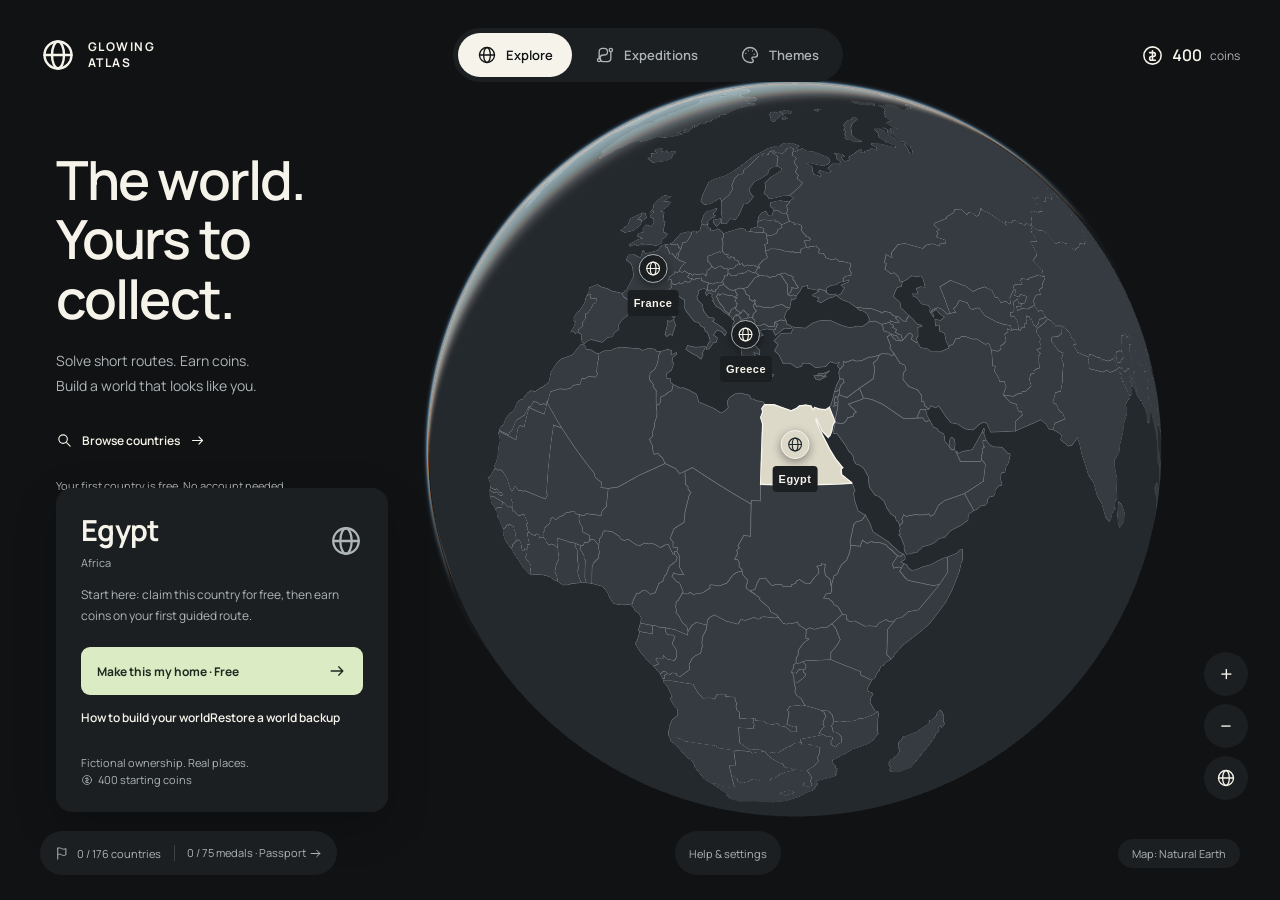
<file: index.html>
<!doctype html>
<html lang="en" dir="ltr">
  <head>
    <meta charset="utf-8" />
    <meta name="viewport" content="width=device-width, initial-scale=1, viewport-fit=cover" />
    <meta name="color-scheme" content="dark light" />
    <meta name="theme-color" content="#101214" />
    <meta name="description" content="Start with a country. Earn coins on short expeditions. Build your own world on a beautiful, customizable globe. Play Glowing Atlas free." />
    <link rel="canonical" href="https://glowingatlas.com/" />
    <meta property="og:type" content="website" />
    <meta property="og:site_name" content="Glowing Atlas" />
    <meta property="og:url" content="https://glowingatlas.com/" />
    <meta property="og:title" content="Glowing Atlas — The world, yours to collect" />
    <meta property="og:description" content="Pick your home country, plan a route, and light up your own world. Play free on a real globe." />
    <meta property="og:image" content="https://glowingatlas.com/icons/icon-512.png" />
    <meta property="og:image:alt" content="Glowing Atlas globe icon" />
    <meta name="twitter:card" content="summary" />
    <title>Glowing Atlas — The world, yours to collect</title>
    <script type="module" crossorigin src="/assets/world-CcH8cpoM.js"></script>
    <link rel="modulepreload" crossorigin href="/assets/modulepreload-polyfill-P2Xu9kJm.js">
    <link rel="stylesheet" crossorigin href="/assets/world-BzG985qJ.css">
    <link rel="manifest" href="/manifest.webmanifest">
    <link rel="icon" type="image/png" sizes="192x192" href="/icons/icon-192.png">
    <link rel="apple-touch-icon" sizes="180x180" href="/icons/apple-touch-icon.png">
    <meta name="apple-mobile-web-app-title" content="Glowing Atlas">
  </head>
  <body>
    <div id="app"></div>
    <noscript>Glowing Atlas is a free country-collection game. Enable JavaScript to explore the globe and play.</noscript>
  </body>
</html>
</file>
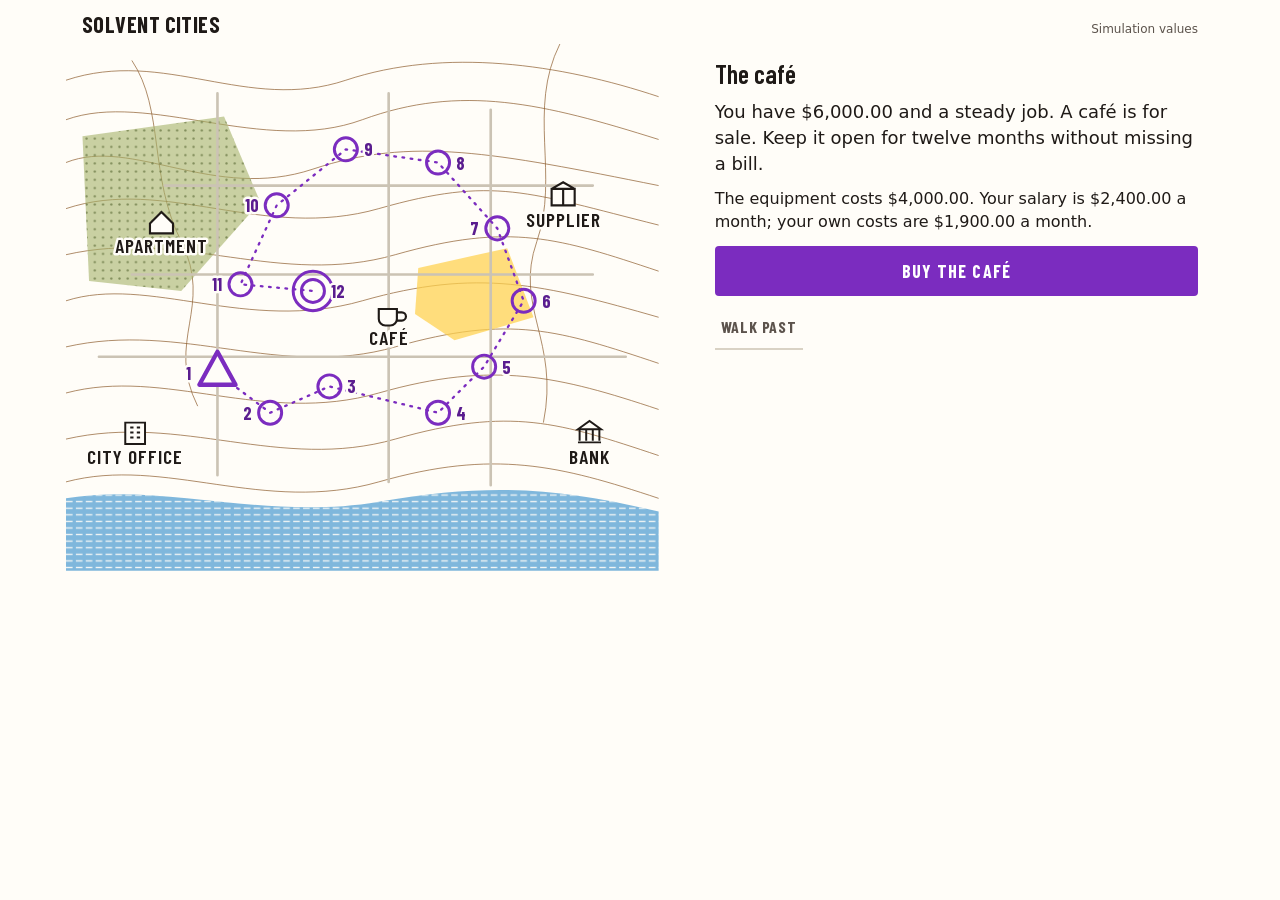
<file: cafe.html>
<!doctype html>
<html lang="en" dir="ltr">
  <head>
    <meta charset="utf-8" />
    <meta name="viewport" content="width=device-width, initial-scale=1, viewport-fit=cover" />
    <meta name="color-scheme" content="light" />
    <meta name="theme-color" content="#fffdf8" />
    <title>Solvent Cities</title>
    <script type="module" crossorigin src="/assets/cafe-D_bsQGwz.js"></script>
    <link rel="modulepreload" crossorigin href="/assets/modulepreload-polyfill-P2Xu9kJm.js">
    <link rel="stylesheet" crossorigin href="/assets/cafe-B_I6eTx5.css">
  </head>
  <body>
    <div id="app" class="app"></div>
  </body>
</html>
</file>
<file: assets/world-BzG985qJ.css>
.maplibregl-map{-webkit-tap-highlight-color:#0000;-webkit-touch-callout:none;font:12px/20px Helvetica Neue,Arial,Helvetica,sans-serif;position:relative;overflow:hidden}.maplibregl-canvas{position:absolute;top:0;left:0}.maplibregl-map:fullscreen{width:100%;height:100%}.maplibregl-ctrl-group button.maplibregl-ctrl-compass{touch-action:none}.maplibregl-canvas-container.maplibregl-interactive,.maplibregl-ctrl-group button.maplibregl-ctrl-compass{cursor:grab;-webkit-user-select:none;user-select:none}.maplibregl-canvas-container.maplibregl-interactive.maplibregl-track-pointer{cursor:pointer}.maplibregl-canvas-container.maplibregl-interactive:active,.maplibregl-ctrl-group button.maplibregl-ctrl-compass:active{cursor:grabbing}.maplibregl-canvas-container.maplibregl-touch-zoom-rotate,.maplibregl-canvas-container.maplibregl-touch-zoom-rotate .maplibregl-canvas{touch-action:pan-x pan-y}.maplibregl-canvas-container.maplibregl-touch-drag-pan,.maplibregl-canvas-container.maplibregl-touch-drag-pan .maplibregl-canvas{touch-action:pinch-zoom}.maplibregl-canvas-container.maplibregl-touch-zoom-rotate.maplibregl-touch-drag-pan,.maplibregl-canvas-container.maplibregl-touch-zoom-rotate.maplibregl-touch-drag-pan .maplibregl-canvas{touch-action:none}.maplibregl-canvas-container.maplibregl-touch-drag-pan.maplibregl-cooperative-gestures,.maplibregl-canvas-container.maplibregl-touch-drag-pan.maplibregl-cooperative-gestures .maplibregl-canvas{touch-action:pan-x pan-y}.maplibregl-ctrl-bottom-left,.maplibregl-ctrl-bottom-right,.maplibregl-ctrl-top-left,.maplibregl-ctrl-top-right{pointer-events:none;z-index:2;position:absolute}.maplibregl-ctrl-top-left{top:0;left:0}.maplibregl-ctrl-top-right{top:0;right:0}.maplibregl-ctrl-bottom-left{bottom:0;left:0}.maplibregl-ctrl-bottom-right{bottom:0;right:0}.maplibregl-ctrl{clear:both;pointer-events:auto;transform:translate(0)}.maplibregl-ctrl-top-left .maplibregl-ctrl{float:left;margin:10px 0 0 10px}.maplibregl-ctrl-top-right .maplibregl-ctrl{float:right;margin:10px 10px 0 0}.maplibregl-ctrl-bottom-left .maplibregl-ctrl{float:left;margin:0 0 10px 10px}.maplibregl-ctrl-bottom-right .maplibregl-ctrl{float:right;margin:0 10px 10px 0}.maplibregl-ctrl-group{background:#fff;border-radius:4px}.maplibregl-ctrl-group:not(:empty){box-shadow:0 0 0 2px #0000001a}.maplibregl-ctrl-group button{box-sizing:border-box;cursor:pointer;background-color:#0000;border:0;outline:none;width:29px;height:29px;padding:0;display:block}.maplibregl-ctrl button{-webkit-user-select:none;user-select:none}.maplibregl-ctrl-group button+button{border-top:1px solid #ddd}.maplibregl-ctrl button .maplibregl-ctrl-icon{background-position:50%;background-repeat:no-repeat;width:100%;height:100%;display:block}@media (forced-colors:active){.maplibregl-ctrl-group:not(:empty){box-shadow:0 0 0 2px buttontext}.maplibregl-ctrl-icon{background-color:#0000}.maplibregl-ctrl-group button+button{border-top:1px solid buttontext}}.maplibregl-ctrl button::-moz-focus-inner{border:0;padding:0}.maplibregl-ctrl-attrib-button:focus,.maplibregl-ctrl-group button:focus{box-shadow:0 0 2px 2px #0096ff}.maplibregl-ctrl button:disabled{cursor:not-allowed}.maplibregl-ctrl button:disabled .maplibregl-ctrl-icon{opacity:.25}@media (hover:hover){.maplibregl-ctrl button:not(:disabled):hover{background-color:#0000000d}}.maplibregl-ctrl button:not(:disabled):active{background-color:#0000000d}.maplibregl-ctrl-group button:focus:focus-visible{box-shadow:0 0 2px 2px #0096ff}.maplibregl-ctrl-group button:focus:not(:focus-visible){box-shadow:none}.maplibregl-ctrl-group button:focus:first-child{border-radius:4px 4px 0 0}.maplibregl-ctrl-group button:focus:last-child{border-radius:0 0 4px 4px}.maplibregl-ctrl-group button:focus:only-child{border-radius:inherit}.maplibregl-ctrl button.maplibregl-ctrl-zoom-out .maplibregl-ctrl-icon{background-image:url("data:image/svg+xml;charset=utf-8,%3Csvg xmlns='http://www.w3.org/2000/svg' width='29' height='29' viewBox='0 0 29 29' fill='%23333'%3E %3Cpath d='M10 13c-.75 0-1.5.75-1.5 1.5S9.25 16 10 16h9c.75 0 1.5-.75 1.5-1.5S19.75 13 19 13z'/%3E %3C/svg%3E")}.maplibregl-ctrl button.maplibregl-ctrl-zoom-in .maplibregl-ctrl-icon{background-image:url("data:image/svg+xml;charset=utf-8,%3Csvg xmlns='http://www.w3.org/2000/svg' width='29' height='29' viewBox='0 0 29 29' fill='%23333'%3E %3Cpath d='M14.5 8.5c-.75 0-1.5.75-1.5 1.5v3h-3c-.75 0-1.5.75-1.5 1.5S9.25 16 10 16h3v3c0 .75.75 1.5 1.5 1.5S16 19.75 16 19v-3h3c.75 0 1.5-.75 1.5-1.5S19.75 13 19 13h-3v-3c0-.75-.75-1.5-1.5-1.5'/%3E %3C/svg%3E")}@media (forced-colors:active){.maplibregl-ctrl button.maplibregl-ctrl-zoom-out .maplibregl-ctrl-icon{background-image:url("data:image/svg+xml;charset=utf-8,%3Csvg xmlns='http://www.w3.org/2000/svg' width='29' height='29' viewBox='0 0 29 29' fill='%23fff'%3E %3Cpath d='M10 13c-.75 0-1.5.75-1.5 1.5S9.25 16 10 16h9c.75 0 1.5-.75 1.5-1.5S19.75 13 19 13z'/%3E %3C/svg%3E")}.maplibregl-ctrl button.maplibregl-ctrl-zoom-in .maplibregl-ctrl-icon{background-image:url("data:image/svg+xml;charset=utf-8,%3Csvg xmlns='http://www.w3.org/2000/svg' width='29' height='29' viewBox='0 0 29 29' fill='%23fff'%3E %3Cpath d='M14.5 8.5c-.75 0-1.5.75-1.5 1.5v3h-3c-.75 0-1.5.75-1.5 1.5S9.25 16 10 16h3v3c0 .75.75 1.5 1.5 1.5S16 19.75 16 19v-3h3c.75 0 1.5-.75 1.5-1.5S19.75 13 19 13h-3v-3c0-.75-.75-1.5-1.5-1.5'/%3E %3C/svg%3E")}}@media (forced-colors:active) and (prefers-color-scheme:light){.maplibregl-ctrl button.maplibregl-ctrl-zoom-out .maplibregl-ctrl-icon{background-image:url("data:image/svg+xml;charset=utf-8,%3Csvg xmlns='http://www.w3.org/2000/svg' width='29' height='29' viewBox='0 0 29 29' fill='%23000'%3E %3Cpath d='M10 13c-.75 0-1.5.75-1.5 1.5S9.25 16 10 16h9c.75 0 1.5-.75 1.5-1.5S19.75 13 19 13z'/%3E %3C/svg%3E")}.maplibregl-ctrl button.maplibregl-ctrl-zoom-in .maplibregl-ctrl-icon{background-image:url("data:image/svg+xml;charset=utf-8,%3Csvg xmlns='http://www.w3.org/2000/svg' width='29' height='29' viewBox='0 0 29 29' fill='%23000'%3E %3Cpath d='M14.5 8.5c-.75 0-1.5.75-1.5 1.5v3h-3c-.75 0-1.5.75-1.5 1.5S9.25 16 10 16h3v3c0 .75.75 1.5 1.5 1.5S16 19.75 16 19v-3h3c.75 0 1.5-.75 1.5-1.5S19.75 13 19 13h-3v-3c0-.75-.75-1.5-1.5-1.5'/%3E %3C/svg%3E")}}.maplibregl-ctrl button.maplibregl-ctrl-fullscreen .maplibregl-ctrl-icon{background-image:url("data:image/svg+xml;charset=utf-8,%3Csvg xmlns='http://www.w3.org/2000/svg' width='29' height='29' viewBox='0 0 29 29' fill='%23333'%3E %3Cpath d='M24 16v5.5c0 1.75-.75 2.5-2.5 2.5H16v-1l3-1.5-4-5.5 1-1 5.5 4 1.5-3zM6 16l1.5 3 5.5-4 1 1-4 5.5 3 1.5v1H7.5C5.75 24 5 23.25 5 21.5V16zm7-11v1l-3 1.5 4 5.5-1 1-5.5-4L6 13H5V7.5C5 5.75 5.75 5 7.5 5zm11 2.5c0-1.75-.75-2.5-2.5-2.5H16v1l3 1.5-4 5.5 1 1 5.5-4 1.5 3h1z'/%3E %3C/svg%3E")}.maplibregl-ctrl button.maplibregl-ctrl-shrink .maplibregl-ctrl-icon{background-image:url("data:image/svg+xml;charset=utf-8,%3Csvg xmlns='http://www.w3.org/2000/svg' width='29' height='29' viewBox='0 0 29 29'%3E %3Cpath d='M18.5 16c-1.75 0-2.5.75-2.5 2.5V24h1l1.5-3 5.5 4 1-1-4-5.5 3-1.5v-1zM13 18.5c0-1.75-.75-2.5-2.5-2.5H5v1l3 1.5L4 24l1 1 5.5-4 1.5 3h1zm3-8c0 1.75.75 2.5 2.5 2.5H24v-1l-3-1.5L25 5l-1-1-5.5 4L17 5h-1zM10.5 13c1.75 0 2.5-.75 2.5-2.5V5h-1l-1.5 3L5 4 4 5l4 5.5L5 12v1z'/%3E %3C/svg%3E")}@media (forced-colors:active){.maplibregl-ctrl button.maplibregl-ctrl-fullscreen .maplibregl-ctrl-icon{background-image:url("data:image/svg+xml;charset=utf-8,%3Csvg xmlns='http://www.w3.org/2000/svg' width='29' height='29' viewBox='0 0 29 29' fill='%23fff'%3E %3Cpath d='M24 16v5.5c0 1.75-.75 2.5-2.5 2.5H16v-1l3-1.5-4-5.5 1-1 5.5 4 1.5-3zM6 16l1.5 3 5.5-4 1 1-4 5.5 3 1.5v1H7.5C5.75 24 5 23.25 5 21.5V16zm7-11v1l-3 1.5 4 5.5-1 1-5.5-4L6 13H5V7.5C5 5.75 5.75 5 7.5 5zm11 2.5c0-1.75-.75-2.5-2.5-2.5H16v1l3 1.5-4 5.5 1 1 5.5-4 1.5 3h1z'/%3E %3C/svg%3E")}.maplibregl-ctrl button.maplibregl-ctrl-shrink .maplibregl-ctrl-icon{background-image:url("data:image/svg+xml;charset=utf-8,%3Csvg xmlns='http://www.w3.org/2000/svg' width='29' height='29' viewBox='0 0 29 29' fill='%23fff'%3E %3Cpath d='M18.5 16c-1.75 0-2.5.75-2.5 2.5V24h1l1.5-3 5.5 4 1-1-4-5.5 3-1.5v-1zM13 18.5c0-1.75-.75-2.5-2.5-2.5H5v1l3 1.5L4 24l1 1 5.5-4 1.5 3h1zm3-8c0 1.75.75 2.5 2.5 2.5H24v-1l-3-1.5L25 5l-1-1-5.5 4L17 5h-1zM10.5 13c1.75 0 2.5-.75 2.5-2.5V5h-1l-1.5 3L5 4 4 5l4 5.5L5 12v1z'/%3E %3C/svg%3E")}}@media (forced-colors:active) and (prefers-color-scheme:light){.maplibregl-ctrl button.maplibregl-ctrl-fullscreen .maplibregl-ctrl-icon{background-image:url("data:image/svg+xml;charset=utf-8,%3Csvg xmlns='http://www.w3.org/2000/svg' width='29' height='29' viewBox='0 0 29 29' fill='%23000'%3E %3Cpath d='M24 16v5.5c0 1.75-.75 2.5-2.5 2.5H16v-1l3-1.5-4-5.5 1-1 5.5 4 1.5-3zM6 16l1.5 3 5.5-4 1 1-4 5.5 3 1.5v1H7.5C5.75 24 5 23.25 5 21.5V16zm7-11v1l-3 1.5 4 5.5-1 1-5.5-4L6 13H5V7.5C5 5.75 5.75 5 7.5 5zm11 2.5c0-1.75-.75-2.5-2.5-2.5H16v1l3 1.5-4 5.5 1 1 5.5-4 1.5 3h1z'/%3E %3C/svg%3E")}.maplibregl-ctrl button.maplibregl-ctrl-shrink .maplibregl-ctrl-icon{background-image:url("data:image/svg+xml;charset=utf-8,%3Csvg xmlns='http://www.w3.org/2000/svg' width='29' height='29' viewBox='0 0 29 29' fill='%23000'%3E %3Cpath d='M18.5 16c-1.75 0-2.5.75-2.5 2.5V24h1l1.5-3 5.5 4 1-1-4-5.5 3-1.5v-1zM13 18.5c0-1.75-.75-2.5-2.5-2.5H5v1l3 1.5L4 24l1 1 5.5-4 1.5 3h1zm3-8c0 1.75.75 2.5 2.5 2.5H24v-1l-3-1.5L25 5l-1-1-5.5 4L17 5h-1zM10.5 13c1.75 0 2.5-.75 2.5-2.5V5h-1l-1.5 3L5 4 4 5l4 5.5L5 12v1z'/%3E %3C/svg%3E")}}.maplibregl-ctrl button.maplibregl-ctrl-compass .maplibregl-ctrl-icon{background-image:url("data:image/svg+xml;charset=utf-8,%3Csvg xmlns='http://www.w3.org/2000/svg' width='29' height='29' viewBox='0 0 29 29' fill='%23333'%3E %3Cpath d='m10.5 14 4-8 4 8z'/%3E %3Cpath fill='%23ccc' d='m10.5 16 4 8 4-8z'/%3E %3C/svg%3E")}@media (forced-colors:active){.maplibregl-ctrl button.maplibregl-ctrl-compass .maplibregl-ctrl-icon{background-image:url("data:image/svg+xml;charset=utf-8,%3Csvg xmlns='http://www.w3.org/2000/svg' width='29' height='29' viewBox='0 0 29 29' fill='%23fff'%3E %3Cpath d='m10.5 14 4-8 4 8z'/%3E %3Cpath fill='%23ccc' d='m10.5 16 4 8 4-8z'/%3E %3C/svg%3E")}}@media (forced-colors:active) and (prefers-color-scheme:light){.maplibregl-ctrl button.maplibregl-ctrl-compass .maplibregl-ctrl-icon{background-image:url("data:image/svg+xml;charset=utf-8,%3Csvg xmlns='http://www.w3.org/2000/svg' width='29' height='29' viewBox='0 0 29 29' fill='%23000'%3E %3Cpath d='m10.5 14 4-8 4 8z'/%3E %3Cpath fill='%23ccc' d='m10.5 16 4 8 4-8z'/%3E %3C/svg%3E")}}.maplibregl-ctrl button.maplibregl-ctrl-globe .maplibregl-ctrl-icon{background-image:url("data:image/svg+xml;charset=utf-8,%3Csvg xmlns='http://www.w3.org/2000/svg' width='22' height='22' fill='none' viewBox='0 0 22 22' stroke='%23333'%3E %3Ccircle cx='11' cy='11' r='8.5'/%3E %3Cpath d='M17.5 11c0 4.819-3.02 8.5-6.5 8.5S4.5 15.819 4.5 11 7.52 2.5 11 2.5s6.5 3.681 6.5 8.5Z'/%3E %3Cpath d='M13.5 11c0 2.447-.331 4.64-.853 6.206-.262.785-.562 1.384-.872 1.777-.314.399-.58.517-.775.517-.195 0-.461-.118-.775-.517-.31-.393-.61-.992-.872-1.777C8.831 15.64 8.5 13.446 8.5 11c0-2.447.331-4.64.853-6.206.262-.785.562-1.384.872-1.777.314-.399.58-.517.775-.517.195 0 .461.118.775.517.31.393.61.992.872 1.777.522 1.565.853 3.76.853 6.206Z'/%3E %3Cpath d='M11 7.5c-1.909 0-3.622-.166-4.845-.428-.616-.132-1.08-.283-1.379-.434a1.333 1.333 0 0 1-.224-.138c.047-.038.12-.085.224-.138.299-.151.763-.302 1.379-.434C7.378 5.666 9.091 5.5 11 5.5c1.909 0 3.622.166 4.845.428.616.132 1.08.283 1.379.434.105.053.177.1.224.138-.047.038-.12.085-.224.138-.299.151-.763.302-1.379.434-1.223.262-2.936.428-4.845.428ZM4.486 6.436ZM11 16.5c-1.909 0-3.622-.166-4.845-.428-.616-.132-1.08-.283-1.379-.434a1.33 1.33 0 0 1-.224-.138 1.33 1.33 0 0 1 .224-.138c.299-.151.763-.302 1.379-.434C7.378 14.666 9.091 14.5 11 14.5c1.909 0 3.622.166 4.845.428.616.132 1.08.283 1.379.434.105.053.177.1.224.138a1.33 1.33 0 0 1-.224.138c-.299.151-.763.302-1.379.434-1.223.262-2.936.428-4.845.428Zm-6.514-1.064ZM11 12.5c-2.46 0-4.672-.222-6.255-.574-.796-.177-1.406-.38-1.805-.59a1.465 1.465 0 0 1-.39-.272.293.293 0 0 1-.047-.064.293.293 0 0 1 .048-.064c.066-.073.189-.167.389-.272.399-.21 1.009-.413 1.805-.59C6.328 9.722 8.54 9.5 11 9.5s4.672.222 6.256.574c.795.177 1.405.38 1.804.59.2.105.323.2.39.272a.33.33 0 0 1 .047.064.293.293 0 0 1-.048.064 1.435 1.435 0 0 1-.389.272c-.399.21-1.009.413-1.804.59-1.584.352-3.796.574-6.256.574Zm-8.501-1.51v.002-.002Zm0 .018v.002-.002Zm17.002.002v-.002.002Zm0-.018v-.002.002Z'/%3E %3C/svg%3E")}.maplibregl-ctrl button.maplibregl-ctrl-globe-enabled .maplibregl-ctrl-icon{background-image:url("data:image/svg+xml;charset=utf-8,%3Csvg xmlns='http://www.w3.org/2000/svg' width='22' height='22' fill='none' viewBox='0 0 22 22' stroke='%2333b5e5'%3E %3Ccircle cx='11' cy='11' r='8.5'/%3E %3Cpath d='M17.5 11c0 4.819-3.02 8.5-6.5 8.5S4.5 15.819 4.5 11 7.52 2.5 11 2.5s6.5 3.681 6.5 8.5Z'/%3E %3Cpath d='M13.5 11c0 2.447-.331 4.64-.853 6.206-.262.785-.562 1.384-.872 1.777-.314.399-.58.517-.775.517-.195 0-.461-.118-.775-.517-.31-.393-.61-.992-.872-1.777C8.831 15.64 8.5 13.446 8.5 11c0-2.447.331-4.64.853-6.206.262-.785.562-1.384.872-1.777.314-.399.58-.517.775-.517.195 0 .461.118.775.517.31.393.61.992.872 1.777.522 1.565.853 3.76.853 6.206Z'/%3E %3Cpath d='M11 7.5c-1.909 0-3.622-.166-4.845-.428-.616-.132-1.08-.283-1.379-.434a1.333 1.333 0 0 1-.224-.138c.047-.038.12-.085.224-.138.299-.151.763-.302 1.379-.434C7.378 5.666 9.091 5.5 11 5.5c1.909 0 3.622.166 4.845.428.616.132 1.08.283 1.379.434.105.053.177.1.224.138-.047.038-.12.085-.224.138-.299.151-.763.302-1.379.434-1.223.262-2.936.428-4.845.428ZM4.486 6.436ZM11 16.5c-1.909 0-3.622-.166-4.845-.428-.616-.132-1.08-.283-1.379-.434a1.33 1.33 0 0 1-.224-.138 1.33 1.33 0 0 1 .224-.138c.299-.151.763-.302 1.379-.434C7.378 14.666 9.091 14.5 11 14.5c1.909 0 3.622.166 4.845.428.616.132 1.08.283 1.379.434.105.053.177.1.224.138a1.33 1.33 0 0 1-.224.138c-.299.151-.763.302-1.379.434-1.223.262-2.936.428-4.845.428Zm-6.514-1.064ZM11 12.5c-2.46 0-4.672-.222-6.255-.574-.796-.177-1.406-.38-1.805-.59a1.465 1.465 0 0 1-.39-.272.293.293 0 0 1-.047-.064.293.293 0 0 1 .048-.064c.066-.073.189-.167.389-.272.399-.21 1.009-.413 1.805-.59C6.328 9.722 8.54 9.5 11 9.5s4.672.222 6.256.574c.795.177 1.405.38 1.804.59.2.105.323.2.39.272a.33.33 0 0 1 .047.064.293.293 0 0 1-.048.064 1.435 1.435 0 0 1-.389.272c-.399.21-1.009.413-1.804.59-1.584.352-3.796.574-6.256.574Zm-8.501-1.51v.002-.002Zm0 .018v.002-.002Zm17.002.002v-.002.002Zm0-.018v-.002.002Z'/%3E %3C/svg%3E")}.maplibregl-ctrl button.maplibregl-ctrl-terrain .maplibregl-ctrl-icon{background-image:url("data:image/svg+xml;charset=utf-8,%3Csvg xmlns='http://www.w3.org/2000/svg' width='22' height='22' viewBox='0 0 22 22' fill='%23333'%3E %3Cpath d='m1.754 13.406 4.453-4.851 3.09 3.09 3.281 3.277.969-.969-3.309-3.312 3.844-4.121 6.148 6.886h1.082v-.855l-7.207-8.07-4.84 5.187L6.169 6.57l-5.48 5.965v.871ZM.688 16.844h20.625v1.375H.688Zm0 0'/%3E %3C/svg%3E")}.maplibregl-ctrl button.maplibregl-ctrl-terrain-enabled .maplibregl-ctrl-icon{background-image:url("data:image/svg+xml;charset=utf-8,%3Csvg xmlns='http://www.w3.org/2000/svg' width='22' height='22' viewBox='0 0 22 22' fill='%2333b5e5'%3E %3Cpath d='m1.754 13.406 4.453-4.851 3.09 3.09 3.281 3.277.969-.969-3.309-3.312 3.844-4.121 6.148 6.886h1.082v-.855l-7.207-8.07-4.84 5.187L6.169 6.57l-5.48 5.965v.871ZM.688 16.844h20.625v1.375H.688Zm0 0'/%3E %3C/svg%3E")}.maplibregl-ctrl button.maplibregl-ctrl-geolocate .maplibregl-ctrl-icon{background-image:url("data:image/svg+xml;charset=utf-8,%3Csvg xmlns='http://www.w3.org/2000/svg' width='29' height='29' viewBox='0 0 20 20' fill='%23333'%3E %3Cpath d='M10 4C9 4 9 5 9 5v.1A5 5 0 0 0 5.1 9H5s-1 0-1 1 1 1 1 1h.1A5 5 0 0 0 9 14.9v.1s0 1 1 1 1-1 1-1v-.1a5 5 0 0 0 3.9-3.9h.1s1 0 1-1-1-1-1-1h-.1A5 5 0 0 0 11 5.1V5s0-1-1-1m0 2.5a3.5 3.5 0 1 1 0 7 3.5 3.5 0 1 1 0-7'/%3E %3Ccircle id='dot' cx='10' cy='10' r='2'/%3E %3Cpath id='stroke' d='m14 5 1 1-9 9-1-1z' display='none'/%3E %3C/svg%3E")}.maplibregl-ctrl button.maplibregl-ctrl-geolocate:disabled .maplibregl-ctrl-icon{background-image:url("data:image/svg+xml;charset=utf-8,%3Csvg xmlns='http://www.w3.org/2000/svg' width='29' height='29' viewBox='0 0 20 20' fill='%23aaa'%3E %3Cpath d='M10 4C9 4 9 5 9 5v.1A5 5 0 0 0 5.1 9H5s-1 0-1 1 1 1 1 1h.1A5 5 0 0 0 9 14.9v.1s0 1 1 1 1-1 1-1v-.1a5 5 0 0 0 3.9-3.9h.1s1 0 1-1-1-1-1-1h-.1A5 5 0 0 0 11 5.1V5s0-1-1-1m0 2.5a3.5 3.5 0 1 1 0 7 3.5 3.5 0 1 1 0-7'/%3E %3Ccircle id='dot' cx='10' cy='10' r='2'/%3E %3Cpath id='stroke' d='m14 5 1 1-9 9-1-1z' fill='%23f00'/%3E %3C/svg%3E")}.maplibregl-ctrl button.maplibregl-ctrl-geolocate.maplibregl-ctrl-geolocate-active .maplibregl-ctrl-icon{background-image:url("data:image/svg+xml;charset=utf-8,%3Csvg xmlns='http://www.w3.org/2000/svg' width='29' height='29' viewBox='0 0 20 20' fill='%2333b5e5'%3E %3Cpath d='M10 4C9 4 9 5 9 5v.1A5 5 0 0 0 5.1 9H5s-1 0-1 1 1 1 1 1h.1A5 5 0 0 0 9 14.9v.1s0 1 1 1 1-1 1-1v-.1a5 5 0 0 0 3.9-3.9h.1s1 0 1-1-1-1-1-1h-.1A5 5 0 0 0 11 5.1V5s0-1-1-1m0 2.5a3.5 3.5 0 1 1 0 7 3.5 3.5 0 1 1 0-7'/%3E %3Ccircle id='dot' cx='10' cy='10' r='2'/%3E %3Cpath id='stroke' d='m14 5 1 1-9 9-1-1z' display='none'/%3E %3C/svg%3E")}.maplibregl-ctrl button.maplibregl-ctrl-geolocate.maplibregl-ctrl-geolocate-active-error .maplibregl-ctrl-icon{background-image:url("data:image/svg+xml;charset=utf-8,%3Csvg xmlns='http://www.w3.org/2000/svg' width='29' height='29' viewBox='0 0 20 20' fill='%23e58978'%3E %3Cpath d='M10 4C9 4 9 5 9 5v.1A5 5 0 0 0 5.1 9H5s-1 0-1 1 1 1 1 1h.1A5 5 0 0 0 9 14.9v.1s0 1 1 1 1-1 1-1v-.1a5 5 0 0 0 3.9-3.9h.1s1 0 1-1-1-1-1-1h-.1A5 5 0 0 0 11 5.1V5s0-1-1-1m0 2.5a3.5 3.5 0 1 1 0 7 3.5 3.5 0 1 1 0-7'/%3E %3Ccircle id='dot' cx='10' cy='10' r='2'/%3E %3Cpath id='stroke' d='m14 5 1 1-9 9-1-1z' display='none'/%3E %3C/svg%3E")}.maplibregl-ctrl button.maplibregl-ctrl-geolocate.maplibregl-ctrl-geolocate-background .maplibregl-ctrl-icon{background-image:url("data:image/svg+xml;charset=utf-8,%3Csvg xmlns='http://www.w3.org/2000/svg' width='29' height='29' viewBox='0 0 20 20' fill='%2333b5e5'%3E %3Cpath d='M10 4C9 4 9 5 9 5v.1A5 5 0 0 0 5.1 9H5s-1 0-1 1 1 1 1 1h.1A5 5 0 0 0 9 14.9v.1s0 1 1 1 1-1 1-1v-.1a5 5 0 0 0 3.9-3.9h.1s1 0 1-1-1-1-1-1h-.1A5 5 0 0 0 11 5.1V5s0-1-1-1m0 2.5a3.5 3.5 0 1 1 0 7 3.5 3.5 0 1 1 0-7'/%3E %3Ccircle id='dot' cx='10' cy='10' r='2' display='none'/%3E %3Cpath id='stroke' d='m14 5 1 1-9 9-1-1z' display='none'/%3E %3C/svg%3E")}.maplibregl-ctrl button.maplibregl-ctrl-geolocate.maplibregl-ctrl-geolocate-background-error .maplibregl-ctrl-icon{background-image:url("data:image/svg+xml;charset=utf-8,%3Csvg xmlns='http://www.w3.org/2000/svg' width='29' height='29' viewBox='0 0 20 20' fill='%23e54e33'%3E %3Cpath d='M10 4C9 4 9 5 9 5v.1A5 5 0 0 0 5.1 9H5s-1 0-1 1 1 1 1 1h.1A5 5 0 0 0 9 14.9v.1s0 1 1 1 1-1 1-1v-.1a5 5 0 0 0 3.9-3.9h.1s1 0 1-1-1-1-1-1h-.1A5 5 0 0 0 11 5.1V5s0-1-1-1m0 2.5a3.5 3.5 0 1 1 0 7 3.5 3.5 0 1 1 0-7'/%3E %3Ccircle id='dot' cx='10' cy='10' r='2' display='none'/%3E %3Cpath id='stroke' d='m14 5 1 1-9 9-1-1z' display='none'/%3E %3C/svg%3E")}.maplibregl-ctrl button.maplibregl-ctrl-geolocate.maplibregl-ctrl-geolocate-waiting .maplibregl-ctrl-icon{animation:2s linear infinite maplibregl-spin}@media (forced-colors:active){.maplibregl-ctrl button.maplibregl-ctrl-geolocate .maplibregl-ctrl-icon{background-image:url("data:image/svg+xml;charset=utf-8,%3Csvg xmlns='http://www.w3.org/2000/svg' width='29' height='29' viewBox='0 0 20 20' fill='%23fff'%3E %3Cpath d='M10 4C9 4 9 5 9 5v.1A5 5 0 0 0 5.1 9H5s-1 0-1 1 1 1 1 1h.1A5 5 0 0 0 9 14.9v.1s0 1 1 1 1-1 1-1v-.1a5 5 0 0 0 3.9-3.9h.1s1 0 1-1-1-1-1-1h-.1A5 5 0 0 0 11 5.1V5s0-1-1-1m0 2.5a3.5 3.5 0 1 1 0 7 3.5 3.5 0 1 1 0-7'/%3E %3Ccircle id='dot' cx='10' cy='10' r='2'/%3E %3Cpath id='stroke' d='m14 5 1 1-9 9-1-1z' display='none'/%3E %3C/svg%3E")}.maplibregl-ctrl button.maplibregl-ctrl-geolocate:disabled .maplibregl-ctrl-icon{background-image:url("data:image/svg+xml;charset=utf-8,%3Csvg xmlns='http://www.w3.org/2000/svg' width='29' height='29' viewBox='0 0 20 20' fill='%23999'%3E %3Cpath d='M10 4C9 4 9 5 9 5v.1A5 5 0 0 0 5.1 9H5s-1 0-1 1 1 1 1 1h.1A5 5 0 0 0 9 14.9v.1s0 1 1 1 1-1 1-1v-.1a5 5 0 0 0 3.9-3.9h.1s1 0 1-1-1-1-1-1h-.1A5 5 0 0 0 11 5.1V5s0-1-1-1m0 2.5a3.5 3.5 0 1 1 0 7 3.5 3.5 0 1 1 0-7'/%3E %3Ccircle id='dot' cx='10' cy='10' r='2'/%3E %3Cpath id='stroke' d='m14 5 1 1-9 9-1-1z' fill='%23f00'/%3E %3C/svg%3E")}.maplibregl-ctrl button.maplibregl-ctrl-geolocate.maplibregl-ctrl-geolocate-active .maplibregl-ctrl-icon{background-image:url("data:image/svg+xml;charset=utf-8,%3Csvg xmlns='http://www.w3.org/2000/svg' width='29' height='29' viewBox='0 0 20 20' fill='%2333b5e5'%3E %3Cpath d='M10 4C9 4 9 5 9 5v.1A5 5 0 0 0 5.1 9H5s-1 0-1 1 1 1 1 1h.1A5 5 0 0 0 9 14.9v.1s0 1 1 1 1-1 1-1v-.1a5 5 0 0 0 3.9-3.9h.1s1 0 1-1-1-1-1-1h-.1A5 5 0 0 0 11 5.1V5s0-1-1-1m0 2.5a3.5 3.5 0 1 1 0 7 3.5 3.5 0 1 1 0-7'/%3E %3Ccircle id='dot' cx='10' cy='10' r='2'/%3E %3Cpath id='stroke' d='m14 5 1 1-9 9-1-1z' display='none'/%3E %3C/svg%3E")}.maplibregl-ctrl button.maplibregl-ctrl-geolocate.maplibregl-ctrl-geolocate-active-error .maplibregl-ctrl-icon{background-image:url("data:image/svg+xml;charset=utf-8,%3Csvg xmlns='http://www.w3.org/2000/svg' width='29' height='29' viewBox='0 0 20 20' fill='%23e58978'%3E %3Cpath d='M10 4C9 4 9 5 9 5v.1A5 5 0 0 0 5.1 9H5s-1 0-1 1 1 1 1 1h.1A5 5 0 0 0 9 14.9v.1s0 1 1 1 1-1 1-1v-.1a5 5 0 0 0 3.9-3.9h.1s1 0 1-1-1-1-1-1h-.1A5 5 0 0 0 11 5.1V5s0-1-1-1m0 2.5a3.5 3.5 0 1 1 0 7 3.5 3.5 0 1 1 0-7'/%3E %3Ccircle id='dot' cx='10' cy='10' r='2'/%3E %3Cpath id='stroke' d='m14 5 1 1-9 9-1-1z' display='none'/%3E %3C/svg%3E")}.maplibregl-ctrl button.maplibregl-ctrl-geolocate.maplibregl-ctrl-geolocate-background .maplibregl-ctrl-icon{background-image:url("data:image/svg+xml;charset=utf-8,%3Csvg xmlns='http://www.w3.org/2000/svg' width='29' height='29' viewBox='0 0 20 20' fill='%2333b5e5'%3E %3Cpath d='M10 4C9 4 9 5 9 5v.1A5 5 0 0 0 5.1 9H5s-1 0-1 1 1 1 1 1h.1A5 5 0 0 0 9 14.9v.1s0 1 1 1 1-1 1-1v-.1a5 5 0 0 0 3.9-3.9h.1s1 0 1-1-1-1-1-1h-.1A5 5 0 0 0 11 5.1V5s0-1-1-1m0 2.5a3.5 3.5 0 1 1 0 7 3.5 3.5 0 1 1 0-7'/%3E %3Ccircle id='dot' cx='10' cy='10' r='2' display='none'/%3E %3Cpath id='stroke' d='m14 5 1 1-9 9-1-1z' display='none'/%3E %3C/svg%3E")}.maplibregl-ctrl button.maplibregl-ctrl-geolocate.maplibregl-ctrl-geolocate-background-error .maplibregl-ctrl-icon{background-image:url("data:image/svg+xml;charset=utf-8,%3Csvg xmlns='http://www.w3.org/2000/svg' width='29' height='29' viewBox='0 0 20 20' fill='%23e54e33'%3E %3Cpath d='M10 4C9 4 9 5 9 5v.1A5 5 0 0 0 5.1 9H5s-1 0-1 1 1 1 1 1h.1A5 5 0 0 0 9 14.9v.1s0 1 1 1 1-1 1-1v-.1a5 5 0 0 0 3.9-3.9h.1s1 0 1-1-1-1-1-1h-.1A5 5 0 0 0 11 5.1V5s0-1-1-1m0 2.5a3.5 3.5 0 1 1 0 7 3.5 3.5 0 1 1 0-7'/%3E %3Ccircle id='dot' cx='10' cy='10' r='2' display='none'/%3E %3Cpath id='stroke' d='m14 5 1 1-9 9-1-1z' display='none'/%3E %3C/svg%3E")}}@media (forced-colors:active) and (prefers-color-scheme:light){.maplibregl-ctrl button.maplibregl-ctrl-geolocate .maplibregl-ctrl-icon{background-image:url("data:image/svg+xml;charset=utf-8,%3Csvg xmlns='http://www.w3.org/2000/svg' width='29' height='29' viewBox='0 0 20 20' fill='%23000'%3E %3Cpath d='M10 4C9 4 9 5 9 5v.1A5 5 0 0 0 5.1 9H5s-1 0-1 1 1 1 1 1h.1A5 5 0 0 0 9 14.9v.1s0 1 1 1 1-1 1-1v-.1a5 5 0 0 0 3.9-3.9h.1s1 0 1-1-1-1-1-1h-.1A5 5 0 0 0 11 5.1V5s0-1-1-1m0 2.5a3.5 3.5 0 1 1 0 7 3.5 3.5 0 1 1 0-7'/%3E %3Ccircle id='dot' cx='10' cy='10' r='2'/%3E %3Cpath id='stroke' d='m14 5 1 1-9 9-1-1z' display='none'/%3E %3C/svg%3E")}.maplibregl-ctrl button.maplibregl-ctrl-geolocate:disabled .maplibregl-ctrl-icon{background-image:url("data:image/svg+xml;charset=utf-8,%3Csvg xmlns='http://www.w3.org/2000/svg' width='29' height='29' viewBox='0 0 20 20' fill='%23666'%3E %3Cpath d='M10 4C9 4 9 5 9 5v.1A5 5 0 0 0 5.1 9H5s-1 0-1 1 1 1 1 1h.1A5 5 0 0 0 9 14.9v.1s0 1 1 1 1-1 1-1v-.1a5 5 0 0 0 3.9-3.9h.1s1 0 1-1-1-1-1-1h-.1A5 5 0 0 0 11 5.1V5s0-1-1-1m0 2.5a3.5 3.5 0 1 1 0 7 3.5 3.5 0 1 1 0-7'/%3E %3Ccircle id='dot' cx='10' cy='10' r='2'/%3E %3Cpath id='stroke' d='m14 5 1 1-9 9-1-1z' fill='%23f00'/%3E %3C/svg%3E")}}@keyframes maplibregl-spin{0%{transform:rotate(0)}to{transform:rotate(1turn)}}a.maplibregl-ctrl-logo{cursor:pointer;background-image:url("data:image/svg+xml;charset=utf-8,%3Csvg xmlns='http://www.w3.org/2000/svg' width='88' height='23' fill='none'%3E %3Cpath fill='%23000' fill-opacity='.4' fill-rule='evenodd' d='M17.408 16.796h-1.827l2.501-12.095h.198l3.324 6.533.988 2.19.988-2.19 3.258-6.533h.181l2.6 12.095h-1.81l-1.218-5.644-.362-1.71-.658 1.71-2.929 5.644h-.098l-2.914-5.644-.757-1.71-.345 1.71zm1.958-3.42-.726 3.663a1.255 1.255 0 0 1-1.232 1.011h-1.827a1.255 1.255 0 0 1-1.229-1.509l2.501-12.095a1.255 1.255 0 0 1 1.23-1.001h.197a1.25 1.25 0 0 1 1.12.685l3.19 6.273 3.125-6.263a1.25 1.25 0 0 1 1.123-.695h.181a1.255 1.255 0 0 1 1.227.991l1.443 6.71a5 5 0 0 1 .314-.787l.009-.016a4.6 4.6 0 0 1 1.777-1.887c.782-.46 1.668-.667 2.611-.667a4.6 4.6 0 0 1 1.7.32l.306.134c.21-.16.474-.256.759-.256h1.694a1.255 1.255 0 0 1 1.212.925 1.255 1.255 0 0 1 1.212-.925h1.711c.284 0 .545.094.755.252.613-.3 1.312-.45 2.075-.45 1.356 0 2.557.445 3.482 1.4q.47.48.763 1.064V4.701a1.255 1.255 0 0 1 1.255-1.255h1.86A1.255 1.255 0 0 1 54.44 4.7v9.194h2.217c.19 0 .37.043.532.118v-4.77c0-.356.147-.678.385-.906a2.42 2.42 0 0 1-.682-1.71c0-.665.267-1.253.735-1.7a2.45 2.45 0 0 1 1.722-.674 2.43 2.43 0 0 1 1.705.675q.318.302.504.683V4.7a1.255 1.255 0 0 1 1.255-1.255h1.744A1.255 1.255 0 0 1 65.812 4.7v3.335a4.8 4.8 0 0 1 1.526-.246c.938 0 1.817.214 2.59.69a4.47 4.47 0 0 1 1.67 1.743v-.98a1.255 1.255 0 0 1 1.256-1.256h1.777c.233 0 .451.064.639.174a3.4 3.4 0 0 1 1.567-.372c.346 0 .861.02 1.285.232a1.25 1.25 0 0 1 .689 1.004 4.7 4.7 0 0 1 .853-.588c.795-.44 1.675-.647 2.61-.647 1.385 0 2.65.39 3.525 1.396.836.938 1.168 2.173 1.168 3.528q-.001.515-.056 1.051a1.255 1.255 0 0 1-.947 1.09l.408.952a1.255 1.255 0 0 1-.477 1.552c-.418.268-.92.463-1.458.612-.613.171-1.304.244-2.049.244-1.06 0-2.043-.207-2.886-.698l-.015-.008c-.798-.48-1.419-1.135-1.818-1.963l-.004-.008a5.8 5.8 0 0 1-.548-2.512q0-.429.053-.843a1.3 1.3 0 0 1-.333-.086l-.166-.004c-.223 0-.426.062-.643.228-.03.024-.142.139-.142.59v3.883a1.255 1.255 0 0 1-1.256 1.256h-1.777a1.255 1.255 0 0 1-1.256-1.256V15.69l-.032.057a4.8 4.8 0 0 1-1.86 1.833 5.04 5.04 0 0 1-2.484.634 4.5 4.5 0 0 1-1.935-.424 1.25 1.25 0 0 1-.764.258h-1.71a1.255 1.255 0 0 1-1.256-1.255V7.687a2.4 2.4 0 0 1-.428.625c.253.23.412.561.412.93v7.553a1.255 1.255 0 0 1-1.256 1.255h-1.843a1.25 1.25 0 0 1-.894-.373c-.228.23-.544.373-.894.373H51.32a1.255 1.255 0 0 1-1.256-1.255v-1.251l-.061.117a4.7 4.7 0 0 1-1.782 1.884 4.77 4.77 0 0 1-2.485.67 5.6 5.6 0 0 1-1.485-.188l.009 2.764a1.255 1.255 0 0 1-1.255 1.259h-1.729a1.255 1.255 0 0 1-1.255-1.255v-3.537a1.255 1.255 0 0 1-1.167.793h-1.679a1.25 1.25 0 0 1-.77-.263 4.5 4.5 0 0 1-1.945.429c-.885 0-1.724-.21-2.495-.632l-.017-.01a5 5 0 0 1-1.081-.836 1.255 1.255 0 0 1-1.254 1.312h-1.81a1.255 1.255 0 0 1-1.228-.99l-.782-3.625-2.044 3.939a1.25 1.25 0 0 1-1.115.676h-.098a1.25 1.25 0 0 1-1.116-.68l-2.061-3.994zM35.92 16.63l.207-.114.223-.15q.493-.356.735-.785l.061-.118.033 1.332h1.678V9.242h-1.694l-.033 1.267q-.133-.329-.526-.658l-.032-.028a3.2 3.2 0 0 0-.668-.428l-.27-.12a3.3 3.3 0 0 0-1.235-.23q-1.136-.001-1.974.493a3.36 3.36 0 0 0-1.3 1.382q-.445.89-.444 2.074 0 1.2.51 2.107a3.8 3.8 0 0 0 1.382 1.381 3.9 3.9 0 0 0 1.893.477q.795 0 1.455-.33zm-2.789-5.38q-.576.675-.575 1.762 0 1.102.559 1.794.576.675 1.645.675a2.25 2.25 0 0 0 .934-.19 2.2 2.2 0 0 0 .468-.29l.178-.161a2.2 2.2 0 0 0 .397-.561q.244-.5.244-1.15v-.115q0-.708-.296-1.267l-.043-.077a2.2 2.2 0 0 0-.633-.709l-.13-.086-.047-.028a2.1 2.1 0 0 0-1.073-.285q-1.052 0-1.629.692zm2.316 2.706c.163-.17.28-.407.28-.83v-.114c0-.292-.06-.508-.15-.68a.96.96 0 0 0-.353-.389.85.85 0 0 0-.464-.127c-.4 0-.56.114-.664.239l-.01.012c-.148.174-.275.45-.275.945 0 .506.122.801.27.99.097.11.266.224.68.224.303 0 .504-.09.687-.269zm7.545 1.705a2.6 2.6 0 0 0 .331.423q.319.33.755.548l.173.074q.65.255 1.49.255 1.02 0 1.844-.493a3.45 3.45 0 0 0 1.316-1.4q.493-.904.493-2.089 0-1.909-.988-2.913-.988-1.02-2.584-1.02-.898 0-1.575.347a3 3 0 0 0-.415.262l-.199.166a3.4 3.4 0 0 0-.64.82V9.242h-1.712v11.553h1.729l-.017-5.134zm.53-1.138q.206.29.48.5l.155.11.053.034q.51.296 1.119.297 1.07 0 1.645-.675.577-.69.576-1.762 0-1.119-.576-1.777-.558-.675-1.645-.675-.435 0-.835.16a2 2 0 0 0-.284.136 2 2 0 0 0-.363.254 2.2 2.2 0 0 0-.46.569l-.082.162a2.6 2.6 0 0 0-.213 1.072v.115q0 .707.296 1.267l.135.211zm.964-.818a1.1 1.1 0 0 0 .367.385.94.94 0 0 0 .476.118c.423 0 .59-.117.687-.23.159-.194.28-.478.28-.95 0-.53-.133-.8-.266-.952l-.021-.025c-.078-.094-.231-.221-.68-.221a1 1 0 0 0-.503.135l-.012.007a.86.86 0 0 0-.335.343c-.073.133-.132.324-.132.614v.115a1.4 1.4 0 0 0 .14.66zm15.7-6.222q.347-.346.346-.856a1.05 1.05 0 0 0-.345-.79 1.18 1.18 0 0 0-.84-.329q-.51 0-.855.33a1.05 1.05 0 0 0-.346.79q0 .51.346.855.345.346.856.346.51 0 .839-.346zm4.337 9.314.033-1.332q.191.403.59.747l.098.081a4 4 0 0 0 .316.224l.223.122a3.2 3.2 0 0 0 1.44.322 3.8 3.8 0 0 0 1.875-.477 3.5 3.5 0 0 0 1.382-1.366q.527-.89.526-2.09 0-1.184-.444-2.073a3.24 3.24 0 0 0-1.283-1.399q-.823-.51-1.942-.51a3.5 3.5 0 0 0-1.527.344l-.086.043-.165.09a3 3 0 0 0-.33.214q-.432.315-.656.707a2 2 0 0 0-.099.198l.082-1.283V4.701h-1.744v12.095zm.473-2.509a2.5 2.5 0 0 0 .566.7q.117.098.245.18l.144.08a2.1 2.1 0 0 0 .975.232q1.07 0 1.645-.675.576-.69.576-1.778 0-1.102-.576-1.777-.56-.691-1.645-.692a2.2 2.2 0 0 0-1.015.235q-.22.113-.415.282l-.15.142a2.1 2.1 0 0 0-.42.594q-.223.479-.223 1.1v.115q0 .705.293 1.26zm2.616-.293c.157-.191.28-.479.28-.967 0-.51-.13-.79-.276-.961l-.021-.026c-.082-.1-.232-.225-.67-.225a.87.87 0 0 0-.681.279l-.012.011c-.154.155-.274.38-.274.807v.115c0 .285.057.499.144.669a1.1 1.1 0 0 0 .367.405c.137.082.28.123.455.123.423 0 .59-.118.686-.23zm8.266-3.013q.345-.13.724-.14l.069-.002q.493 0 .642.099l.247-1.794q-.196-.099-.717-.099a2.3 2.3 0 0 0-.545.063 2 2 0 0 0-.411.148 2.2 2.2 0 0 0-.4.249 2.5 2.5 0 0 0-.485.499 2.7 2.7 0 0 0-.32.581l-.05.137v-1.48h-1.778v7.553h1.777v-3.884q0-.546.159-.943a1.5 1.5 0 0 1 .466-.636 2.5 2.5 0 0 1 .399-.253 2 2 0 0 1 .224-.099zm9.784 2.656.05-.922q0-1.743-.856-2.698-.838-.97-2.584-.97-1.119-.001-2.007.493a3.46 3.46 0 0 0-1.4 1.382q-.493.906-.493 2.106 0 1.07.428 1.975.428.89 1.332 1.432.906.526 2.255.526.973 0 1.668-.185l.044-.012.135-.04q.613-.184.984-.421l-.542-1.267q-.3.162-.642.274l-.297.087q-.51.131-1.3.131-.954 0-1.497-.444a1.6 1.6 0 0 1-.192-.193q-.366-.44-.512-1.234l-.004-.021zm-5.427-1.256-.003.022h3.752v-.138q-.011-.727-.288-1.118a1 1 0 0 0-.156-.176q-.46-.428-1.316-.428-.986 0-1.494.604-.379.45-.494 1.234zm-27.053 2.77V4.7h-1.86v12.095h5.333V15.15zm7.103-5.908v7.553h-1.843V9.242h1.843z'/%3E %3Cpath fill='%23fff' d='m19.63 11.151-.757-1.71-.345 1.71-1.12 5.644h-1.827L18.083 4.7h.197l3.325 6.533.988 2.19.988-2.19L26.839 4.7h.181l2.6 12.095h-1.81l-1.218-5.644-.362-1.71-.658 1.71-2.93 5.644h-.098l-2.913-5.644zm14.836 5.81q-1.02 0-1.893-.478a3.8 3.8 0 0 1-1.381-1.382q-.51-.906-.51-2.106 0-1.185.444-2.074a3.36 3.36 0 0 1 1.3-1.382q.839-.494 1.974-.494a3.3 3.3 0 0 1 1.234.231 3.3 3.3 0 0 1 .97.575q.396.33.527.659l.033-1.267h1.694v7.553H37.18l-.033-1.332q-.279.593-1.02 1.053a3.17 3.17 0 0 1-1.662.444zm.296-1.482q.938 0 1.58-.642.642-.66.642-1.711v-.115q0-.708-.296-1.267a2.2 2.2 0 0 0-.807-.872 2.1 2.1 0 0 0-1.119-.313q-1.053 0-1.629.692-.575.675-.575 1.76 0 1.103.559 1.795.577.675 1.645.675zm6.521-6.237h1.711v1.4q.906-1.597 2.83-1.597 1.596 0 2.584 1.02.988 1.005.988 2.914 0 1.185-.493 2.09a3.46 3.46 0 0 1-1.316 1.399 3.5 3.5 0 0 1-1.844.493q-.954 0-1.662-.329a2.67 2.67 0 0 1-1.086-.97l.017 5.134h-1.728zm4.048 6.22q1.07 0 1.645-.674.577-.69.576-1.762 0-1.119-.576-1.777-.558-.675-1.645-.675-.592 0-1.12.296-.51.28-.822.823-.296.527-.296 1.234v.115q0 .708.296 1.267.313.543.823.855.51.296 1.119.297z'/%3E %3Cpath fill='%23e1e3e9' d='M51.325 4.7h1.86v10.45h3.473v1.646h-5.333zm7.12 4.542h1.843v7.553h-1.843zm.905-1.415a1.16 1.16 0 0 1-.856-.346 1.17 1.17 0 0 1-.346-.856 1.05 1.05 0 0 1 .346-.79q.346-.329.856-.329.494 0 .839.33a1.05 1.05 0 0 1 .345.79 1.16 1.16 0 0 1-.345.855q-.33.346-.84.346zm7.875 9.133a3.17 3.17 0 0 1-1.662-.444q-.723-.46-1.004-1.053l-.033 1.332h-1.71V4.701h1.743v4.657l-.082 1.283q.279-.658 1.086-1.119a3.5 3.5 0 0 1 1.778-.477q1.119 0 1.942.51a3.24 3.24 0 0 1 1.283 1.4q.445.888.444 2.072 0 1.201-.526 2.09a3.5 3.5 0 0 1-1.382 1.366 3.8 3.8 0 0 1-1.876.477zm-.296-1.481q1.069 0 1.645-.675.577-.69.577-1.778 0-1.102-.577-1.776-.56-.691-1.645-.692a2.12 2.12 0 0 0-1.58.659q-.642.641-.642 1.694v.115q0 .71.296 1.267a2.4 2.4 0 0 0 .807.872 2.1 2.1 0 0 0 1.119.313zm5.927-6.237h1.777v1.481q.263-.757.856-1.217a2.14 2.14 0 0 1 1.349-.46q.527 0 .724.098l-.247 1.794q-.149-.099-.642-.099-.774 0-1.416.494-.626.493-.626 1.58v3.883h-1.777V9.242zm9.534 7.718q-1.35 0-2.255-.526-.904-.543-1.332-1.432a4.6 4.6 0 0 1-.428-1.975q0-1.2.493-2.106a3.46 3.46 0 0 1 1.4-1.382q.889-.495 2.007-.494 1.744 0 2.584.97.855.956.856 2.7 0 .444-.05.92h-5.43q.18 1.005.708 1.45.542.443 1.497.443.79 0 1.3-.131a4 4 0 0 0 .938-.362l.542 1.267q-.411.263-1.119.46-.708.198-1.711.197zm1.596-4.558q.016-1.02-.444-1.432-.46-.428-1.316-.428-1.728 0-1.991 1.86z'/%3E %3Cpath d='M5.074 15.948a.484.657 0 0 0-.486.659v1.84a.484.657 0 0 0 .486.659h4.101a.484.657 0 0 0 .486-.659v-1.84a.484.657 0 0 0-.486-.659zm3.56 1.16H5.617v.838h3.017z' style='fill:%23fff;fill-rule:evenodd;stroke-width:1.03600001'/%3E %3Cg style='stroke-width:1.12603545'%3E %3Cpath d='M-9.408-1.416c-3.833-.025-7.056 2.912-7.08 6.615-.02 3.08 1.653 4.832 3.107 6.268.903.892 1.721 1.74 2.32 2.902l-.525-.004c-.543-.003-.992.304-1.24.639a1.87 1.87 0 0 0-.362 1.121l-.011 1.877c-.003.402.104.787.347 1.125.244.338.688.653 1.23.656l4.142.028c.542.003.99-.306 1.238-.641a1.87 1.87 0 0 0 .363-1.121l.012-1.875a1.87 1.87 0 0 0-.348-1.127c-.243-.338-.688-.653-1.23-.656l-.518-.004c.597-1.145 1.425-1.983 2.348-2.87 1.473-1.414 3.18-3.149 3.2-6.226-.016-3.59-2.923-6.684-6.993-6.707m-.006 1.1v.002c3.274.02 5.92 2.532 5.9 5.6-.017 2.706-1.39 4.026-2.863 5.44-1.034.994-2.118 2.033-2.814 3.633-.018.041-.052.055-.075.065q-.013.004-.02.01a.34.34 0 0 1-.226.084.34.34 0 0 1-.224-.086l-.092-.077c-.699-1.615-1.768-2.669-2.781-3.67-1.454-1.435-2.797-2.762-2.78-5.478.02-3.067 2.7-5.545 5.975-5.523m-.02 2.826c-1.62-.01-2.944 1.315-2.955 2.96-.01 1.646 1.295 2.988 2.916 2.999h.002c1.621.01 2.943-1.316 2.953-2.961.011-1.646-1.294-2.988-2.916-2.998m-.005 1.1c1.017.006 1.829.83 1.822 1.89s-.83 1.874-1.848 1.867c-1.018-.006-1.829-.83-1.822-1.89s.83-1.874 1.848-1.868m-2.155 11.857 4.14.025c.271.002.49.305.487.676l-.013 1.875c-.003.37-.224.67-.495.668l-4.14-.025c-.27-.002-.487-.306-.485-.676l.012-1.875c.003-.37.224-.67.494-.668' style='color:%23000;font-style:normal;font-variant:normal;font-weight:400;font-stretch:normal;font-size:medium;line-height:normal;font-family:sans-serif;font-variant-ligatures:normal;font-variant-position:normal;font-variant-caps:normal;font-variant-numeric:normal;font-variant-alternates:normal;font-feature-settings:normal;text-indent:0;text-align:start;text-decoration:none;text-decoration-line:none;text-decoration-style:solid;text-decoration-color:%23000;letter-spacing:normal;word-spacing:normal;text-transform:none;writing-mode:lr-tb;direction:ltr;text-orientation:mixed;dominant-baseline:auto;baseline-shift:baseline;text-anchor:start;white-space:normal;shape-padding:0;clip-rule:evenodd;display:inline;overflow:visible;visibility:visible;opacity:1;isolation:auto;mix-blend-mode:normal;color-interpolation:sRGB;color-interpolation-filters:linearRGB;solid-color:%23000;solid-opacity:1;vector-effect:none;fill:%23000;fill-opacity:.4;fill-rule:evenodd;stroke:none;stroke-width:2.47727823;stroke-linecap:butt;stroke-linejoin:miter;stroke-miterlimit:4;stroke-dasharray:none;stroke-dashoffset:0;stroke-opacity:1;color-rendering:auto;image-rendering:auto;shape-rendering:auto;text-rendering:auto' transform='translate(15.553 2.85)scale(.88807)'/%3E %3Cpath d='M-9.415-.316C-12.69-.338-15.37 2.14-15.39 5.207c-.017 2.716 1.326 4.041 2.78 5.477 1.013 1 2.081 2.055 2.78 3.67l.092.076a.34.34 0 0 0 .225.086.34.34 0 0 0 .227-.083l.019-.01c.022-.009.057-.024.074-.064.697-1.6 1.78-2.64 2.814-3.634 1.473-1.414 2.847-2.733 2.864-5.44.02-3.067-2.627-5.58-5.901-5.601m-.057 8.784c1.621.011 2.944-1.315 2.955-2.96.01-1.646-1.295-2.988-2.916-2.999-1.622-.01-2.945 1.315-2.955 2.96s1.295 2.989 2.916 3' style='clip-rule:evenodd;fill:%23e1e3e9;fill-opacity:1;fill-rule:evenodd;stroke:none;stroke-width:2.47727823;stroke-miterlimit:4;stroke-dasharray:none;stroke-opacity:.4' transform='translate(15.553 2.85)scale(.88807)'/%3E %3Cpath d='M-11.594 15.465c-.27-.002-.492.297-.494.668l-.012 1.876c-.003.371.214.673.485.675l4.14.027c.271.002.492-.298.495-.668l.012-1.877c.003-.37-.215-.672-.485-.674z' style='clip-rule:evenodd;fill:%23fff;fill-opacity:1;fill-rule:evenodd;stroke:none;stroke-width:2.47727823;stroke-miterlimit:4;stroke-dasharray:none;stroke-opacity:.4' transform='translate(15.553 2.85)scale(.88807)'/%3E %3C/g%3E %3C/svg%3E");background-repeat:no-repeat;width:88px;height:23px;margin:0 0 -4px -4px;display:block;overflow:hidden}a.maplibregl-ctrl-logo.maplibregl-compact{width:14px}@media (forced-colors:active){a.maplibregl-ctrl-logo{background-color:#0000;background-image:url("data:image/svg+xml;charset=utf-8,%3Csvg xmlns='http://www.w3.org/2000/svg' width='88' height='23' fill='none'%3E %3Cpath fill='%23000' fill-opacity='.4' fill-rule='evenodd' d='M17.408 16.796h-1.827l2.501-12.095h.198l3.324 6.533.988 2.19.988-2.19 3.258-6.533h.181l2.6 12.095h-1.81l-1.218-5.644-.362-1.71-.658 1.71-2.929 5.644h-.098l-2.914-5.644-.757-1.71-.345 1.71zm1.958-3.42-.726 3.663a1.255 1.255 0 0 1-1.232 1.011h-1.827a1.255 1.255 0 0 1-1.229-1.509l2.501-12.095a1.255 1.255 0 0 1 1.23-1.001h.197a1.25 1.25 0 0 1 1.12.685l3.19 6.273 3.125-6.263a1.25 1.25 0 0 1 1.123-.695h.181a1.255 1.255 0 0 1 1.227.991l1.443 6.71a5 5 0 0 1 .314-.787l.009-.016a4.6 4.6 0 0 1 1.777-1.887c.782-.46 1.668-.667 2.611-.667a4.6 4.6 0 0 1 1.7.32l.306.134c.21-.16.474-.256.759-.256h1.694a1.255 1.255 0 0 1 1.212.925 1.255 1.255 0 0 1 1.212-.925h1.711c.284 0 .545.094.755.252.613-.3 1.312-.45 2.075-.45 1.356 0 2.557.445 3.482 1.4q.47.48.763 1.064V4.701a1.255 1.255 0 0 1 1.255-1.255h1.86A1.255 1.255 0 0 1 54.44 4.7v9.194h2.217c.19 0 .37.043.532.118v-4.77c0-.356.147-.678.385-.906a2.42 2.42 0 0 1-.682-1.71c0-.665.267-1.253.735-1.7a2.45 2.45 0 0 1 1.722-.674 2.43 2.43 0 0 1 1.705.675q.318.302.504.683V4.7a1.255 1.255 0 0 1 1.255-1.255h1.744A1.255 1.255 0 0 1 65.812 4.7v3.335a4.8 4.8 0 0 1 1.526-.246c.938 0 1.817.214 2.59.69a4.47 4.47 0 0 1 1.67 1.743v-.98a1.255 1.255 0 0 1 1.256-1.256h1.777c.233 0 .451.064.639.174a3.4 3.4 0 0 1 1.567-.372c.346 0 .861.02 1.285.232a1.25 1.25 0 0 1 .689 1.004 4.7 4.7 0 0 1 .853-.588c.795-.44 1.675-.647 2.61-.647 1.385 0 2.65.39 3.525 1.396.836.938 1.168 2.173 1.168 3.528q-.001.515-.056 1.051a1.255 1.255 0 0 1-.947 1.09l.408.952a1.255 1.255 0 0 1-.477 1.552c-.418.268-.92.463-1.458.612-.613.171-1.304.244-2.049.244-1.06 0-2.043-.207-2.886-.698l-.015-.008c-.798-.48-1.419-1.135-1.818-1.963l-.004-.008a5.8 5.8 0 0 1-.548-2.512q0-.429.053-.843a1.3 1.3 0 0 1-.333-.086l-.166-.004c-.223 0-.426.062-.643.228-.03.024-.142.139-.142.59v3.883a1.255 1.255 0 0 1-1.256 1.256h-1.777a1.255 1.255 0 0 1-1.256-1.256V15.69l-.032.057a4.8 4.8 0 0 1-1.86 1.833 5.04 5.04 0 0 1-2.484.634 4.5 4.5 0 0 1-1.935-.424 1.25 1.25 0 0 1-.764.258h-1.71a1.255 1.255 0 0 1-1.256-1.255V7.687a2.4 2.4 0 0 1-.428.625c.253.23.412.561.412.93v7.553a1.255 1.255 0 0 1-1.256 1.255h-1.843a1.25 1.25 0 0 1-.894-.373c-.228.23-.544.373-.894.373H51.32a1.255 1.255 0 0 1-1.256-1.255v-1.251l-.061.117a4.7 4.7 0 0 1-1.782 1.884 4.77 4.77 0 0 1-2.485.67 5.6 5.6 0 0 1-1.485-.188l.009 2.764a1.255 1.255 0 0 1-1.255 1.259h-1.729a1.255 1.255 0 0 1-1.255-1.255v-3.537a1.255 1.255 0 0 1-1.167.793h-1.679a1.25 1.25 0 0 1-.77-.263 4.5 4.5 0 0 1-1.945.429c-.885 0-1.724-.21-2.495-.632l-.017-.01a5 5 0 0 1-1.081-.836 1.255 1.255 0 0 1-1.254 1.312h-1.81a1.255 1.255 0 0 1-1.228-.99l-.782-3.625-2.044 3.939a1.25 1.25 0 0 1-1.115.676h-.098a1.25 1.25 0 0 1-1.116-.68l-2.061-3.994zM35.92 16.63l.207-.114.223-.15q.493-.356.735-.785l.061-.118.033 1.332h1.678V9.242h-1.694l-.033 1.267q-.133-.329-.526-.658l-.032-.028a3.2 3.2 0 0 0-.668-.428l-.27-.12a3.3 3.3 0 0 0-1.235-.23q-1.136-.001-1.974.493a3.36 3.36 0 0 0-1.3 1.382q-.445.89-.444 2.074 0 1.2.51 2.107a3.8 3.8 0 0 0 1.382 1.381 3.9 3.9 0 0 0 1.893.477q.795 0 1.455-.33zm-2.789-5.38q-.576.675-.575 1.762 0 1.102.559 1.794.576.675 1.645.675a2.25 2.25 0 0 0 .934-.19 2.2 2.2 0 0 0 .468-.29l.178-.161a2.2 2.2 0 0 0 .397-.561q.244-.5.244-1.15v-.115q0-.708-.296-1.267l-.043-.077a2.2 2.2 0 0 0-.633-.709l-.13-.086-.047-.028a2.1 2.1 0 0 0-1.073-.285q-1.052 0-1.629.692zm2.316 2.706c.163-.17.28-.407.28-.83v-.114c0-.292-.06-.508-.15-.68a.96.96 0 0 0-.353-.389.85.85 0 0 0-.464-.127c-.4 0-.56.114-.664.239l-.01.012c-.148.174-.275.45-.275.945 0 .506.122.801.27.99.097.11.266.224.68.224.303 0 .504-.09.687-.269zm7.545 1.705a2.6 2.6 0 0 0 .331.423q.319.33.755.548l.173.074q.65.255 1.49.255 1.02 0 1.844-.493a3.45 3.45 0 0 0 1.316-1.4q.493-.904.493-2.089 0-1.909-.988-2.913-.988-1.02-2.584-1.02-.898 0-1.575.347a3 3 0 0 0-.415.262l-.199.166a3.4 3.4 0 0 0-.64.82V9.242h-1.712v11.553h1.729l-.017-5.134zm.53-1.138q.206.29.48.5l.155.11.053.034q.51.296 1.119.297 1.07 0 1.645-.675.577-.69.576-1.762 0-1.119-.576-1.777-.558-.675-1.645-.675-.435 0-.835.16a2 2 0 0 0-.284.136 2 2 0 0 0-.363.254 2.2 2.2 0 0 0-.46.569l-.082.162a2.6 2.6 0 0 0-.213 1.072v.115q0 .707.296 1.267l.135.211zm.964-.818a1.1 1.1 0 0 0 .367.385.94.94 0 0 0 .476.118c.423 0 .59-.117.687-.23.159-.194.28-.478.28-.95 0-.53-.133-.8-.266-.952l-.021-.025c-.078-.094-.231-.221-.68-.221a1 1 0 0 0-.503.135l-.012.007a.86.86 0 0 0-.335.343c-.073.133-.132.324-.132.614v.115a1.4 1.4 0 0 0 .14.66zm15.7-6.222q.347-.346.346-.856a1.05 1.05 0 0 0-.345-.79 1.18 1.18 0 0 0-.84-.329q-.51 0-.855.33a1.05 1.05 0 0 0-.346.79q0 .51.346.855.345.346.856.346.51 0 .839-.346zm4.337 9.314.033-1.332q.191.403.59.747l.098.081a4 4 0 0 0 .316.224l.223.122a3.2 3.2 0 0 0 1.44.322 3.8 3.8 0 0 0 1.875-.477 3.5 3.5 0 0 0 1.382-1.366q.527-.89.526-2.09 0-1.184-.444-2.073a3.24 3.24 0 0 0-1.283-1.399q-.823-.51-1.942-.51a3.5 3.5 0 0 0-1.527.344l-.086.043-.165.09a3 3 0 0 0-.33.214q-.432.315-.656.707a2 2 0 0 0-.099.198l.082-1.283V4.701h-1.744v12.095zm.473-2.509a2.5 2.5 0 0 0 .566.7q.117.098.245.18l.144.08a2.1 2.1 0 0 0 .975.232q1.07 0 1.645-.675.576-.69.576-1.778 0-1.102-.576-1.777-.56-.691-1.645-.692a2.2 2.2 0 0 0-1.015.235q-.22.113-.415.282l-.15.142a2.1 2.1 0 0 0-.42.594q-.223.479-.223 1.1v.115q0 .705.293 1.26zm2.616-.293c.157-.191.28-.479.28-.967 0-.51-.13-.79-.276-.961l-.021-.026c-.082-.1-.232-.225-.67-.225a.87.87 0 0 0-.681.279l-.012.011c-.154.155-.274.38-.274.807v.115c0 .285.057.499.144.669a1.1 1.1 0 0 0 .367.405c.137.082.28.123.455.123.423 0 .59-.118.686-.23zm8.266-3.013q.345-.13.724-.14l.069-.002q.493 0 .642.099l.247-1.794q-.196-.099-.717-.099a2.3 2.3 0 0 0-.545.063 2 2 0 0 0-.411.148 2.2 2.2 0 0 0-.4.249 2.5 2.5 0 0 0-.485.499 2.7 2.7 0 0 0-.32.581l-.05.137v-1.48h-1.778v7.553h1.777v-3.884q0-.546.159-.943a1.5 1.5 0 0 1 .466-.636 2.5 2.5 0 0 1 .399-.253 2 2 0 0 1 .224-.099zm9.784 2.656.05-.922q0-1.743-.856-2.698-.838-.97-2.584-.97-1.119-.001-2.007.493a3.46 3.46 0 0 0-1.4 1.382q-.493.906-.493 2.106 0 1.07.428 1.975.428.89 1.332 1.432.906.526 2.255.526.973 0 1.668-.185l.044-.012.135-.04q.613-.184.984-.421l-.542-1.267q-.3.162-.642.274l-.297.087q-.51.131-1.3.131-.954 0-1.497-.444a1.6 1.6 0 0 1-.192-.193q-.366-.44-.512-1.234l-.004-.021zm-5.427-1.256-.003.022h3.752v-.138q-.011-.727-.288-1.118a1 1 0 0 0-.156-.176q-.46-.428-1.316-.428-.986 0-1.494.604-.379.45-.494 1.234zm-27.053 2.77V4.7h-1.86v12.095h5.333V15.15zm7.103-5.908v7.553h-1.843V9.242h1.843z'/%3E %3Cpath fill='%23fff' d='m19.63 11.151-.757-1.71-.345 1.71-1.12 5.644h-1.827L18.083 4.7h.197l3.325 6.533.988 2.19.988-2.19L26.839 4.7h.181l2.6 12.095h-1.81l-1.218-5.644-.362-1.71-.658 1.71-2.93 5.644h-.098l-2.913-5.644zm14.836 5.81q-1.02 0-1.893-.478a3.8 3.8 0 0 1-1.381-1.382q-.51-.906-.51-2.106 0-1.185.444-2.074a3.36 3.36 0 0 1 1.3-1.382q.839-.494 1.974-.494a3.3 3.3 0 0 1 1.234.231 3.3 3.3 0 0 1 .97.575q.396.33.527.659l.033-1.267h1.694v7.553H37.18l-.033-1.332q-.279.593-1.02 1.053a3.17 3.17 0 0 1-1.662.444zm.296-1.482q.938 0 1.58-.642.642-.66.642-1.711v-.115q0-.708-.296-1.267a2.2 2.2 0 0 0-.807-.872 2.1 2.1 0 0 0-1.119-.313q-1.053 0-1.629.692-.575.675-.575 1.76 0 1.103.559 1.795.577.675 1.645.675zm6.521-6.237h1.711v1.4q.906-1.597 2.83-1.597 1.596 0 2.584 1.02.988 1.005.988 2.914 0 1.185-.493 2.09a3.46 3.46 0 0 1-1.316 1.399 3.5 3.5 0 0 1-1.844.493q-.954 0-1.662-.329a2.67 2.67 0 0 1-1.086-.97l.017 5.134h-1.728zm4.048 6.22q1.07 0 1.645-.674.577-.69.576-1.762 0-1.119-.576-1.777-.558-.675-1.645-.675-.592 0-1.12.296-.51.28-.822.823-.296.527-.296 1.234v.115q0 .708.296 1.267.313.543.823.855.51.296 1.119.297z'/%3E %3Cpath fill='%23e1e3e9' d='M51.325 4.7h1.86v10.45h3.473v1.646h-5.333zm7.12 4.542h1.843v7.553h-1.843zm.905-1.415a1.16 1.16 0 0 1-.856-.346 1.17 1.17 0 0 1-.346-.856 1.05 1.05 0 0 1 .346-.79q.346-.329.856-.329.494 0 .839.33a1.05 1.05 0 0 1 .345.79 1.16 1.16 0 0 1-.345.855q-.33.346-.84.346zm7.875 9.133a3.17 3.17 0 0 1-1.662-.444q-.723-.46-1.004-1.053l-.033 1.332h-1.71V4.701h1.743v4.657l-.082 1.283q.279-.658 1.086-1.119a3.5 3.5 0 0 1 1.778-.477q1.119 0 1.942.51a3.24 3.24 0 0 1 1.283 1.4q.445.888.444 2.072 0 1.201-.526 2.09a3.5 3.5 0 0 1-1.382 1.366 3.8 3.8 0 0 1-1.876.477zm-.296-1.481q1.069 0 1.645-.675.577-.69.577-1.778 0-1.102-.577-1.776-.56-.691-1.645-.692a2.12 2.12 0 0 0-1.58.659q-.642.641-.642 1.694v.115q0 .71.296 1.267a2.4 2.4 0 0 0 .807.872 2.1 2.1 0 0 0 1.119.313zm5.927-6.237h1.777v1.481q.263-.757.856-1.217a2.14 2.14 0 0 1 1.349-.46q.527 0 .724.098l-.247 1.794q-.149-.099-.642-.099-.774 0-1.416.494-.626.493-.626 1.58v3.883h-1.777V9.242zm9.534 7.718q-1.35 0-2.255-.526-.904-.543-1.332-1.432a4.6 4.6 0 0 1-.428-1.975q0-1.2.493-2.106a3.46 3.46 0 0 1 1.4-1.382q.889-.495 2.007-.494 1.744 0 2.584.97.855.956.856 2.7 0 .444-.05.92h-5.43q.18 1.005.708 1.45.542.443 1.497.443.79 0 1.3-.131a4 4 0 0 0 .938-.362l.542 1.267q-.411.263-1.119.46-.708.198-1.711.197zm1.596-4.558q.016-1.02-.444-1.432-.46-.428-1.316-.428-1.728 0-1.991 1.86z'/%3E %3Cpath d='M5.074 15.948a.484.657 0 0 0-.486.659v1.84a.484.657 0 0 0 .486.659h4.101a.484.657 0 0 0 .486-.659v-1.84a.484.657 0 0 0-.486-.659zm3.56 1.16H5.617v.838h3.017z' style='fill:%23fff;fill-rule:evenodd;stroke-width:1.03600001'/%3E %3Cg style='stroke-width:1.12603545'%3E %3Cpath d='M-9.408-1.416c-3.833-.025-7.056 2.912-7.08 6.615-.02 3.08 1.653 4.832 3.107 6.268.903.892 1.721 1.74 2.32 2.902l-.525-.004c-.543-.003-.992.304-1.24.639a1.87 1.87 0 0 0-.362 1.121l-.011 1.877c-.003.402.104.787.347 1.125.244.338.688.653 1.23.656l4.142.028c.542.003.99-.306 1.238-.641a1.87 1.87 0 0 0 .363-1.121l.012-1.875a1.87 1.87 0 0 0-.348-1.127c-.243-.338-.688-.653-1.23-.656l-.518-.004c.597-1.145 1.425-1.983 2.348-2.87 1.473-1.414 3.18-3.149 3.2-6.226-.016-3.59-2.923-6.684-6.993-6.707m-.006 1.1v.002c3.274.02 5.92 2.532 5.9 5.6-.017 2.706-1.39 4.026-2.863 5.44-1.034.994-2.118 2.033-2.814 3.633-.018.041-.052.055-.075.065q-.013.004-.02.01a.34.34 0 0 1-.226.084.34.34 0 0 1-.224-.086l-.092-.077c-.699-1.615-1.768-2.669-2.781-3.67-1.454-1.435-2.797-2.762-2.78-5.478.02-3.067 2.7-5.545 5.975-5.523m-.02 2.826c-1.62-.01-2.944 1.315-2.955 2.96-.01 1.646 1.295 2.988 2.916 2.999h.002c1.621.01 2.943-1.316 2.953-2.961.011-1.646-1.294-2.988-2.916-2.998m-.005 1.1c1.017.006 1.829.83 1.822 1.89s-.83 1.874-1.848 1.867c-1.018-.006-1.829-.83-1.822-1.89s.83-1.874 1.848-1.868m-2.155 11.857 4.14.025c.271.002.49.305.487.676l-.013 1.875c-.003.37-.224.67-.495.668l-4.14-.025c-.27-.002-.487-.306-.485-.676l.012-1.875c.003-.37.224-.67.494-.668' style='color:%23000;font-style:normal;font-variant:normal;font-weight:400;font-stretch:normal;font-size:medium;line-height:normal;font-family:sans-serif;font-variant-ligatures:normal;font-variant-position:normal;font-variant-caps:normal;font-variant-numeric:normal;font-variant-alternates:normal;font-feature-settings:normal;text-indent:0;text-align:start;text-decoration:none;text-decoration-line:none;text-decoration-style:solid;text-decoration-color:%23000;letter-spacing:normal;word-spacing:normal;text-transform:none;writing-mode:lr-tb;direction:ltr;text-orientation:mixed;dominant-baseline:auto;baseline-shift:baseline;text-anchor:start;white-space:normal;shape-padding:0;clip-rule:evenodd;display:inline;overflow:visible;visibility:visible;opacity:1;isolation:auto;mix-blend-mode:normal;color-interpolation:sRGB;color-interpolation-filters:linearRGB;solid-color:%23000;solid-opacity:1;vector-effect:none;fill:%23000;fill-opacity:.4;fill-rule:evenodd;stroke:none;stroke-width:2.47727823;stroke-linecap:butt;stroke-linejoin:miter;stroke-miterlimit:4;stroke-dasharray:none;stroke-dashoffset:0;stroke-opacity:1;color-rendering:auto;image-rendering:auto;shape-rendering:auto;text-rendering:auto' transform='translate(15.553 2.85)scale(.88807)'/%3E %3Cpath d='M-9.415-.316C-12.69-.338-15.37 2.14-15.39 5.207c-.017 2.716 1.326 4.041 2.78 5.477 1.013 1 2.081 2.055 2.78 3.67l.092.076a.34.34 0 0 0 .225.086.34.34 0 0 0 .227-.083l.019-.01c.022-.009.057-.024.074-.064.697-1.6 1.78-2.64 2.814-3.634 1.473-1.414 2.847-2.733 2.864-5.44.02-3.067-2.627-5.58-5.901-5.601m-.057 8.784c1.621.011 2.944-1.315 2.955-2.96.01-1.646-1.295-2.988-2.916-2.999-1.622-.01-2.945 1.315-2.955 2.96s1.295 2.989 2.916 3' style='clip-rule:evenodd;fill:%23e1e3e9;fill-opacity:1;fill-rule:evenodd;stroke:none;stroke-width:2.47727823;stroke-miterlimit:4;stroke-dasharray:none;stroke-opacity:.4' transform='translate(15.553 2.85)scale(.88807)'/%3E %3Cpath d='M-11.594 15.465c-.27-.002-.492.297-.494.668l-.012 1.876c-.003.371.214.673.485.675l4.14.027c.271.002.492-.298.495-.668l.012-1.877c.003-.37-.215-.672-.485-.674z' style='clip-rule:evenodd;fill:%23fff;fill-opacity:1;fill-rule:evenodd;stroke:none;stroke-width:2.47727823;stroke-miterlimit:4;stroke-dasharray:none;stroke-opacity:.4' transform='translate(15.553 2.85)scale(.88807)'/%3E %3C/g%3E %3C/svg%3E")}}@media (forced-colors:active) and (prefers-color-scheme:light){a.maplibregl-ctrl-logo{background-image:url("data:image/svg+xml;charset=utf-8,%3Csvg xmlns='http://www.w3.org/2000/svg' width='88' height='23' fill='none'%3E %3Cpath fill='%23000' fill-opacity='.4' fill-rule='evenodd' d='M17.408 16.796h-1.827l2.501-12.095h.198l3.324 6.533.988 2.19.988-2.19 3.258-6.533h.181l2.6 12.095h-1.81l-1.218-5.644-.362-1.71-.658 1.71-2.929 5.644h-.098l-2.914-5.644-.757-1.71-.345 1.71zm1.958-3.42-.726 3.663a1.255 1.255 0 0 1-1.232 1.011h-1.827a1.255 1.255 0 0 1-1.229-1.509l2.501-12.095a1.255 1.255 0 0 1 1.23-1.001h.197a1.25 1.25 0 0 1 1.12.685l3.19 6.273 3.125-6.263a1.25 1.25 0 0 1 1.123-.695h.181a1.255 1.255 0 0 1 1.227.991l1.443 6.71a5 5 0 0 1 .314-.787l.009-.016a4.6 4.6 0 0 1 1.777-1.887c.782-.46 1.668-.667 2.611-.667a4.6 4.6 0 0 1 1.7.32l.306.134c.21-.16.474-.256.759-.256h1.694a1.255 1.255 0 0 1 1.212.925 1.255 1.255 0 0 1 1.212-.925h1.711c.284 0 .545.094.755.252.613-.3 1.312-.45 2.075-.45 1.356 0 2.557.445 3.482 1.4q.47.48.763 1.064V4.701a1.255 1.255 0 0 1 1.255-1.255h1.86A1.255 1.255 0 0 1 54.44 4.7v9.194h2.217c.19 0 .37.043.532.118v-4.77c0-.356.147-.678.385-.906a2.42 2.42 0 0 1-.682-1.71c0-.665.267-1.253.735-1.7a2.45 2.45 0 0 1 1.722-.674 2.43 2.43 0 0 1 1.705.675q.318.302.504.683V4.7a1.255 1.255 0 0 1 1.255-1.255h1.744A1.255 1.255 0 0 1 65.812 4.7v3.335a4.8 4.8 0 0 1 1.526-.246c.938 0 1.817.214 2.59.69a4.47 4.47 0 0 1 1.67 1.743v-.98a1.255 1.255 0 0 1 1.256-1.256h1.777c.233 0 .451.064.639.174a3.4 3.4 0 0 1 1.567-.372c.346 0 .861.02 1.285.232a1.25 1.25 0 0 1 .689 1.004 4.7 4.7 0 0 1 .853-.588c.795-.44 1.675-.647 2.61-.647 1.385 0 2.65.39 3.525 1.396.836.938 1.168 2.173 1.168 3.528q-.001.515-.056 1.051a1.255 1.255 0 0 1-.947 1.09l.408.952a1.255 1.255 0 0 1-.477 1.552c-.418.268-.92.463-1.458.612-.613.171-1.304.244-2.049.244-1.06 0-2.043-.207-2.886-.698l-.015-.008c-.798-.48-1.419-1.135-1.818-1.963l-.004-.008a5.8 5.8 0 0 1-.548-2.512q0-.429.053-.843a1.3 1.3 0 0 1-.333-.086l-.166-.004c-.223 0-.426.062-.643.228-.03.024-.142.139-.142.59v3.883a1.255 1.255 0 0 1-1.256 1.256h-1.777a1.255 1.255 0 0 1-1.256-1.256V15.69l-.032.057a4.8 4.8 0 0 1-1.86 1.833 5.04 5.04 0 0 1-2.484.634 4.5 4.5 0 0 1-1.935-.424 1.25 1.25 0 0 1-.764.258h-1.71a1.255 1.255 0 0 1-1.256-1.255V7.687a2.4 2.4 0 0 1-.428.625c.253.23.412.561.412.93v7.553a1.255 1.255 0 0 1-1.256 1.255h-1.843a1.25 1.25 0 0 1-.894-.373c-.228.23-.544.373-.894.373H51.32a1.255 1.255 0 0 1-1.256-1.255v-1.251l-.061.117a4.7 4.7 0 0 1-1.782 1.884 4.77 4.77 0 0 1-2.485.67 5.6 5.6 0 0 1-1.485-.188l.009 2.764a1.255 1.255 0 0 1-1.255 1.259h-1.729a1.255 1.255 0 0 1-1.255-1.255v-3.537a1.255 1.255 0 0 1-1.167.793h-1.679a1.25 1.25 0 0 1-.77-.263 4.5 4.5 0 0 1-1.945.429c-.885 0-1.724-.21-2.495-.632l-.017-.01a5 5 0 0 1-1.081-.836 1.255 1.255 0 0 1-1.254 1.312h-1.81a1.255 1.255 0 0 1-1.228-.99l-.782-3.625-2.044 3.939a1.25 1.25 0 0 1-1.115.676h-.098a1.25 1.25 0 0 1-1.116-.68l-2.061-3.994zM35.92 16.63l.207-.114.223-.15q.493-.356.735-.785l.061-.118.033 1.332h1.678V9.242h-1.694l-.033 1.267q-.133-.329-.526-.658l-.032-.028a3.2 3.2 0 0 0-.668-.428l-.27-.12a3.3 3.3 0 0 0-1.235-.23q-1.136-.001-1.974.493a3.36 3.36 0 0 0-1.3 1.382q-.445.89-.444 2.074 0 1.2.51 2.107a3.8 3.8 0 0 0 1.382 1.381 3.9 3.9 0 0 0 1.893.477q.795 0 1.455-.33zm-2.789-5.38q-.576.675-.575 1.762 0 1.102.559 1.794.576.675 1.645.675a2.25 2.25 0 0 0 .934-.19 2.2 2.2 0 0 0 .468-.29l.178-.161a2.2 2.2 0 0 0 .397-.561q.244-.5.244-1.15v-.115q0-.708-.296-1.267l-.043-.077a2.2 2.2 0 0 0-.633-.709l-.13-.086-.047-.028a2.1 2.1 0 0 0-1.073-.285q-1.052 0-1.629.692zm2.316 2.706c.163-.17.28-.407.28-.83v-.114c0-.292-.06-.508-.15-.68a.96.96 0 0 0-.353-.389.85.85 0 0 0-.464-.127c-.4 0-.56.114-.664.239l-.01.012c-.148.174-.275.45-.275.945 0 .506.122.801.27.99.097.11.266.224.68.224.303 0 .504-.09.687-.269zm7.545 1.705a2.6 2.6 0 0 0 .331.423q.319.33.755.548l.173.074q.65.255 1.49.255 1.02 0 1.844-.493a3.45 3.45 0 0 0 1.316-1.4q.493-.904.493-2.089 0-1.909-.988-2.913-.988-1.02-2.584-1.02-.898 0-1.575.347a3 3 0 0 0-.415.262l-.199.166a3.4 3.4 0 0 0-.64.82V9.242h-1.712v11.553h1.729l-.017-5.134zm.53-1.138q.206.29.48.5l.155.11.053.034q.51.296 1.119.297 1.07 0 1.645-.675.577-.69.576-1.762 0-1.119-.576-1.777-.558-.675-1.645-.675-.435 0-.835.16a2 2 0 0 0-.284.136 2 2 0 0 0-.363.254 2.2 2.2 0 0 0-.46.569l-.082.162a2.6 2.6 0 0 0-.213 1.072v.115q0 .707.296 1.267l.135.211zm.964-.818a1.1 1.1 0 0 0 .367.385.94.94 0 0 0 .476.118c.423 0 .59-.117.687-.23.159-.194.28-.478.28-.95 0-.53-.133-.8-.266-.952l-.021-.025c-.078-.094-.231-.221-.68-.221a1 1 0 0 0-.503.135l-.012.007a.86.86 0 0 0-.335.343c-.073.133-.132.324-.132.614v.115a1.4 1.4 0 0 0 .14.66zm15.7-6.222q.347-.346.346-.856a1.05 1.05 0 0 0-.345-.79 1.18 1.18 0 0 0-.84-.329q-.51 0-.855.33a1.05 1.05 0 0 0-.346.79q0 .51.346.855.345.346.856.346.51 0 .839-.346zm4.337 9.314.033-1.332q.191.403.59.747l.098.081a4 4 0 0 0 .316.224l.223.122a3.2 3.2 0 0 0 1.44.322 3.8 3.8 0 0 0 1.875-.477 3.5 3.5 0 0 0 1.382-1.366q.527-.89.526-2.09 0-1.184-.444-2.073a3.24 3.24 0 0 0-1.283-1.399q-.823-.51-1.942-.51a3.5 3.5 0 0 0-1.527.344l-.086.043-.165.09a3 3 0 0 0-.33.214q-.432.315-.656.707a2 2 0 0 0-.099.198l.082-1.283V4.701h-1.744v12.095zm.473-2.509a2.5 2.5 0 0 0 .566.7q.117.098.245.18l.144.08a2.1 2.1 0 0 0 .975.232q1.07 0 1.645-.675.576-.69.576-1.778 0-1.102-.576-1.777-.56-.691-1.645-.692a2.2 2.2 0 0 0-1.015.235q-.22.113-.415.282l-.15.142a2.1 2.1 0 0 0-.42.594q-.223.479-.223 1.1v.115q0 .705.293 1.26zm2.616-.293c.157-.191.28-.479.28-.967 0-.51-.13-.79-.276-.961l-.021-.026c-.082-.1-.232-.225-.67-.225a.87.87 0 0 0-.681.279l-.012.011c-.154.155-.274.38-.274.807v.115c0 .285.057.499.144.669a1.1 1.1 0 0 0 .367.405c.137.082.28.123.455.123.423 0 .59-.118.686-.23zm8.266-3.013q.345-.13.724-.14l.069-.002q.493 0 .642.099l.247-1.794q-.196-.099-.717-.099a2.3 2.3 0 0 0-.545.063 2 2 0 0 0-.411.148 2.2 2.2 0 0 0-.4.249 2.5 2.5 0 0 0-.485.499 2.7 2.7 0 0 0-.32.581l-.05.137v-1.48h-1.778v7.553h1.777v-3.884q0-.546.159-.943a1.5 1.5 0 0 1 .466-.636 2.5 2.5 0 0 1 .399-.253 2 2 0 0 1 .224-.099zm9.784 2.656.05-.922q0-1.743-.856-2.698-.838-.97-2.584-.97-1.119-.001-2.007.493a3.46 3.46 0 0 0-1.4 1.382q-.493.906-.493 2.106 0 1.07.428 1.975.428.89 1.332 1.432.906.526 2.255.526.973 0 1.668-.185l.044-.012.135-.04q.613-.184.984-.421l-.542-1.267q-.3.162-.642.274l-.297.087q-.51.131-1.3.131-.954 0-1.497-.444a1.6 1.6 0 0 1-.192-.193q-.366-.44-.512-1.234l-.004-.021zm-5.427-1.256-.003.022h3.752v-.138q-.011-.727-.288-1.118a1 1 0 0 0-.156-.176q-.46-.428-1.316-.428-.986 0-1.494.604-.379.45-.494 1.234zm-27.053 2.77V4.7h-1.86v12.095h5.333V15.15zm7.103-5.908v7.553h-1.843V9.242h1.843z'/%3E %3Cpath fill='%23fff' d='m19.63 11.151-.757-1.71-.345 1.71-1.12 5.644h-1.827L18.083 4.7h.197l3.325 6.533.988 2.19.988-2.19L26.839 4.7h.181l2.6 12.095h-1.81l-1.218-5.644-.362-1.71-.658 1.71-2.93 5.644h-.098l-2.913-5.644zm14.836 5.81q-1.02 0-1.893-.478a3.8 3.8 0 0 1-1.381-1.382q-.51-.906-.51-2.106 0-1.185.444-2.074a3.36 3.36 0 0 1 1.3-1.382q.839-.494 1.974-.494a3.3 3.3 0 0 1 1.234.231 3.3 3.3 0 0 1 .97.575q.396.33.527.659l.033-1.267h1.694v7.553H37.18l-.033-1.332q-.279.593-1.02 1.053a3.17 3.17 0 0 1-1.662.444zm.296-1.482q.938 0 1.58-.642.642-.66.642-1.711v-.115q0-.708-.296-1.267a2.2 2.2 0 0 0-.807-.872 2.1 2.1 0 0 0-1.119-.313q-1.053 0-1.629.692-.575.675-.575 1.76 0 1.103.559 1.795.577.675 1.645.675zm6.521-6.237h1.711v1.4q.906-1.597 2.83-1.597 1.596 0 2.584 1.02.988 1.005.988 2.914 0 1.185-.493 2.09a3.46 3.46 0 0 1-1.316 1.399 3.5 3.5 0 0 1-1.844.493q-.954 0-1.662-.329a2.67 2.67 0 0 1-1.086-.97l.017 5.134h-1.728zm4.048 6.22q1.07 0 1.645-.674.577-.69.576-1.762 0-1.119-.576-1.777-.558-.675-1.645-.675-.592 0-1.12.296-.51.28-.822.823-.296.527-.296 1.234v.115q0 .708.296 1.267.313.543.823.855.51.296 1.119.297z'/%3E %3Cpath fill='%23e1e3e9' d='M51.325 4.7h1.86v10.45h3.473v1.646h-5.333zm7.12 4.542h1.843v7.553h-1.843zm.905-1.415a1.16 1.16 0 0 1-.856-.346 1.17 1.17 0 0 1-.346-.856 1.05 1.05 0 0 1 .346-.79q.346-.329.856-.329.494 0 .839.33a1.05 1.05 0 0 1 .345.79 1.16 1.16 0 0 1-.345.855q-.33.346-.84.346zm7.875 9.133a3.17 3.17 0 0 1-1.662-.444q-.723-.46-1.004-1.053l-.033 1.332h-1.71V4.701h1.743v4.657l-.082 1.283q.279-.658 1.086-1.119a3.5 3.5 0 0 1 1.778-.477q1.119 0 1.942.51a3.24 3.24 0 0 1 1.283 1.4q.445.888.444 2.072 0 1.201-.526 2.09a3.5 3.5 0 0 1-1.382 1.366 3.8 3.8 0 0 1-1.876.477zm-.296-1.481q1.069 0 1.645-.675.577-.69.577-1.778 0-1.102-.577-1.776-.56-.691-1.645-.692a2.12 2.12 0 0 0-1.58.659q-.642.641-.642 1.694v.115q0 .71.296 1.267a2.4 2.4 0 0 0 .807.872 2.1 2.1 0 0 0 1.119.313zm5.927-6.237h1.777v1.481q.263-.757.856-1.217a2.14 2.14 0 0 1 1.349-.46q.527 0 .724.098l-.247 1.794q-.149-.099-.642-.099-.774 0-1.416.494-.626.493-.626 1.58v3.883h-1.777V9.242zm9.534 7.718q-1.35 0-2.255-.526-.904-.543-1.332-1.432a4.6 4.6 0 0 1-.428-1.975q0-1.2.493-2.106a3.46 3.46 0 0 1 1.4-1.382q.889-.495 2.007-.494 1.744 0 2.584.97.855.956.856 2.7 0 .444-.05.92h-5.43q.18 1.005.708 1.45.542.443 1.497.443.79 0 1.3-.131a4 4 0 0 0 .938-.362l.542 1.267q-.411.263-1.119.46-.708.198-1.711.197zm1.596-4.558q.016-1.02-.444-1.432-.46-.428-1.316-.428-1.728 0-1.991 1.86z'/%3E %3Cpath d='M5.074 15.948a.484.657 0 0 0-.486.659v1.84a.484.657 0 0 0 .486.659h4.101a.484.657 0 0 0 .486-.659v-1.84a.484.657 0 0 0-.486-.659zm3.56 1.16H5.617v.838h3.017z' style='fill:%23fff;fill-rule:evenodd;stroke-width:1.03600001'/%3E %3Cg style='stroke-width:1.12603545'%3E %3Cpath d='M-9.408-1.416c-3.833-.025-7.056 2.912-7.08 6.615-.02 3.08 1.653 4.832 3.107 6.268.903.892 1.721 1.74 2.32 2.902l-.525-.004c-.543-.003-.992.304-1.24.639a1.87 1.87 0 0 0-.362 1.121l-.011 1.877c-.003.402.104.787.347 1.125.244.338.688.653 1.23.656l4.142.028c.542.003.99-.306 1.238-.641a1.87 1.87 0 0 0 .363-1.121l.012-1.875a1.87 1.87 0 0 0-.348-1.127c-.243-.338-.688-.653-1.23-.656l-.518-.004c.597-1.145 1.425-1.983 2.348-2.87 1.473-1.414 3.18-3.149 3.2-6.226-.016-3.59-2.923-6.684-6.993-6.707m-.006 1.1v.002c3.274.02 5.92 2.532 5.9 5.6-.017 2.706-1.39 4.026-2.863 5.44-1.034.994-2.118 2.033-2.814 3.633-.018.041-.052.055-.075.065q-.013.004-.02.01a.34.34 0 0 1-.226.084.34.34 0 0 1-.224-.086l-.092-.077c-.699-1.615-1.768-2.669-2.781-3.67-1.454-1.435-2.797-2.762-2.78-5.478.02-3.067 2.7-5.545 5.975-5.523m-.02 2.826c-1.62-.01-2.944 1.315-2.955 2.96-.01 1.646 1.295 2.988 2.916 2.999h.002c1.621.01 2.943-1.316 2.953-2.961.011-1.646-1.294-2.988-2.916-2.998m-.005 1.1c1.017.006 1.829.83 1.822 1.89s-.83 1.874-1.848 1.867c-1.018-.006-1.829-.83-1.822-1.89s.83-1.874 1.848-1.868m-2.155 11.857 4.14.025c.271.002.49.305.487.676l-.013 1.875c-.003.37-.224.67-.495.668l-4.14-.025c-.27-.002-.487-.306-.485-.676l.012-1.875c.003-.37.224-.67.494-.668' style='color:%23000;font-style:normal;font-variant:normal;font-weight:400;font-stretch:normal;font-size:medium;line-height:normal;font-family:sans-serif;font-variant-ligatures:normal;font-variant-position:normal;font-variant-caps:normal;font-variant-numeric:normal;font-variant-alternates:normal;font-feature-settings:normal;text-indent:0;text-align:start;text-decoration:none;text-decoration-line:none;text-decoration-style:solid;text-decoration-color:%23000;letter-spacing:normal;word-spacing:normal;text-transform:none;writing-mode:lr-tb;direction:ltr;text-orientation:mixed;dominant-baseline:auto;baseline-shift:baseline;text-anchor:start;white-space:normal;shape-padding:0;clip-rule:evenodd;display:inline;overflow:visible;visibility:visible;opacity:1;isolation:auto;mix-blend-mode:normal;color-interpolation:sRGB;color-interpolation-filters:linearRGB;solid-color:%23000;solid-opacity:1;vector-effect:none;fill:%23000;fill-opacity:.4;fill-rule:evenodd;stroke:none;stroke-width:2.47727823;stroke-linecap:butt;stroke-linejoin:miter;stroke-miterlimit:4;stroke-dasharray:none;stroke-dashoffset:0;stroke-opacity:1;color-rendering:auto;image-rendering:auto;shape-rendering:auto;text-rendering:auto' transform='translate(15.553 2.85)scale(.88807)'/%3E %3Cpath d='M-9.415-.316C-12.69-.338-15.37 2.14-15.39 5.207c-.017 2.716 1.326 4.041 2.78 5.477 1.013 1 2.081 2.055 2.78 3.67l.092.076a.34.34 0 0 0 .225.086.34.34 0 0 0 .227-.083l.019-.01c.022-.009.057-.024.074-.064.697-1.6 1.78-2.64 2.814-3.634 1.473-1.414 2.847-2.733 2.864-5.44.02-3.067-2.627-5.58-5.901-5.601m-.057 8.784c1.621.011 2.944-1.315 2.955-2.96.01-1.646-1.295-2.988-2.916-2.999-1.622-.01-2.945 1.315-2.955 2.96s1.295 2.989 2.916 3' style='clip-rule:evenodd;fill:%23e1e3e9;fill-opacity:1;fill-rule:evenodd;stroke:none;stroke-width:2.47727823;stroke-miterlimit:4;stroke-dasharray:none;stroke-opacity:.4' transform='translate(15.553 2.85)scale(.88807)'/%3E %3Cpath d='M-11.594 15.465c-.27-.002-.492.297-.494.668l-.012 1.876c-.003.371.214.673.485.675l4.14.027c.271.002.492-.298.495-.668l.012-1.877c.003-.37-.215-.672-.485-.674z' style='clip-rule:evenodd;fill:%23fff;fill-opacity:1;fill-rule:evenodd;stroke:none;stroke-width:2.47727823;stroke-miterlimit:4;stroke-dasharray:none;stroke-opacity:.4' transform='translate(15.553 2.85)scale(.88807)'/%3E %3C/g%3E %3C/svg%3E")}}.maplibregl-ctrl.maplibregl-ctrl-attrib{background-color:#ffffff80;margin:0;padding:0 5px}@media screen{.maplibregl-ctrl-attrib.maplibregl-compact{color:#000;box-sizing:content-box;background-color:#fff;border-radius:12px;min-height:20px;margin:10px;padding:2px 24px 2px 0;position:relative}.maplibregl-ctrl-attrib.maplibregl-compact-show{visibility:visible;padding:2px 28px 2px 8px}.maplibregl-ctrl-bottom-left>.maplibregl-ctrl-attrib.maplibregl-compact-show,.maplibregl-ctrl-top-left>.maplibregl-ctrl-attrib.maplibregl-compact-show{border-radius:12px;padding:2px 8px 2px 28px}.maplibregl-ctrl-attrib.maplibregl-compact .maplibregl-ctrl-attrib-inner{display:none}.maplibregl-ctrl-attrib-button{cursor:pointer;box-sizing:border-box;background-color:#ffffff80;background-image:url("data:image/svg+xml;charset=utf-8,%3Csvg xmlns='http://www.w3.org/2000/svg' width='24' height='24' fill-rule='evenodd' viewBox='0 0 20 20'%3E %3Cpath d='M4 10a6 6 0 1 0 12 0 6 6 0 1 0-12 0m5-3a1 1 0 1 0 2 0 1 1 0 1 0-2 0m0 3a1 1 0 1 1 2 0v3a1 1 0 1 1-2 0'/%3E %3C/svg%3E");border:0;border-radius:12px;outline:none;width:24px;height:24px;display:none;position:absolute;top:0;right:0}.maplibregl-ctrl-attrib summary.maplibregl-ctrl-attrib-button{appearance:none;list-style:none}.maplibregl-ctrl-attrib summary.maplibregl-ctrl-attrib-button::-webkit-details-marker{display:none}.maplibregl-ctrl-bottom-left .maplibregl-ctrl-attrib-button,.maplibregl-ctrl-top-left .maplibregl-ctrl-attrib-button{left:0}.maplibregl-ctrl-attrib.maplibregl-compact .maplibregl-ctrl-attrib-button,.maplibregl-ctrl-attrib.maplibregl-compact-show .maplibregl-ctrl-attrib-inner{display:block}.maplibregl-ctrl-attrib.maplibregl-compact-show .maplibregl-ctrl-attrib-button{background-color:#0000000d}.maplibregl-ctrl-bottom-right>.maplibregl-ctrl-attrib.maplibregl-compact:after{bottom:0;right:0}.maplibregl-ctrl-top-right>.maplibregl-ctrl-attrib.maplibregl-compact:after{top:0;right:0}.maplibregl-ctrl-top-left>.maplibregl-ctrl-attrib.maplibregl-compact:after{top:0;left:0}.maplibregl-ctrl-bottom-left>.maplibregl-ctrl-attrib.maplibregl-compact:after{bottom:0;left:0}}@media screen and (forced-colors:active){.maplibregl-ctrl-attrib.maplibregl-compact:after{background-image:url("data:image/svg+xml;charset=utf-8,%3Csvg xmlns='http://www.w3.org/2000/svg' width='24' height='24' fill-rule='evenodd' viewBox='0 0 20 20' fill='%23fff'%3E %3Cpath d='M4 10a6 6 0 1 0 12 0 6 6 0 1 0-12 0m5-3a1 1 0 1 0 2 0 1 1 0 1 0-2 0m0 3a1 1 0 1 1 2 0v3a1 1 0 1 1-2 0'/%3E %3C/svg%3E")}}@media screen and (forced-colors:active) and (prefers-color-scheme:light){.maplibregl-ctrl-attrib.maplibregl-compact:after{background-image:url("data:image/svg+xml;charset=utf-8,%3Csvg xmlns='http://www.w3.org/2000/svg' width='24' height='24' fill-rule='evenodd' viewBox='0 0 20 20'%3E %3Cpath d='M4 10a6 6 0 1 0 12 0 6 6 0 1 0-12 0m5-3a1 1 0 1 0 2 0 1 1 0 1 0-2 0m0 3a1 1 0 1 1 2 0v3a1 1 0 1 1-2 0'/%3E %3C/svg%3E")}}.maplibregl-ctrl-attrib a{color:#000000bf;text-decoration:none}.maplibregl-ctrl-attrib a:hover{color:inherit;text-decoration:underline}.maplibregl-attrib-empty{display:none}.maplibregl-ctrl-scale{white-space:nowrap;color:#333;box-sizing:border-box;background-color:#ffffffbf;border:2px solid #333;border-top:#333;padding:0 5px;font-size:10px}.maplibregl-popup{will-change:transform;pointer-events:none;display:flex;position:absolute;top:0;left:0}.maplibregl-popup-anchor-top,.maplibregl-popup-anchor-top-left,.maplibregl-popup-anchor-top-right{flex-direction:column}.maplibregl-popup-anchor-bottom,.maplibregl-popup-anchor-bottom-left,.maplibregl-popup-anchor-bottom-right{flex-direction:column-reverse}.maplibregl-popup-anchor-left{flex-direction:row}.maplibregl-popup-anchor-right,[dir=rtl] .maplibregl-popup-anchor-left{flex-direction:row-reverse}.maplibregl-popup-tip{z-index:1;border:10px solid #0000;width:0;height:0}.maplibregl-popup-anchor-top .maplibregl-popup-tip{border-top:none;border-bottom-color:#fff;align-self:center}.maplibregl-popup-anchor-top-left .maplibregl-popup-tip{border-top:none;border-bottom-color:#fff;border-left:none;align-self:flex-start}.maplibregl-popup-anchor-top-right .maplibregl-popup-tip{border-top:none;border-bottom-color:#fff;border-right:none;align-self:flex-end}.maplibregl-popup-anchor-bottom .maplibregl-popup-tip{border-top-color:#fff;border-bottom:none;align-self:center}.maplibregl-popup-anchor-bottom-left .maplibregl-popup-tip{border-top-color:#fff;border-bottom:none;border-left:none;align-self:flex-start}.maplibregl-popup-anchor-bottom-right .maplibregl-popup-tip{border-top-color:#fff;border-bottom:none;border-right:none;align-self:flex-end}.maplibregl-popup-anchor-left .maplibregl-popup-tip{border-left:none;border-right-color:#fff;align-self:center}.maplibregl-popup-anchor-right .maplibregl-popup-tip{border-left-color:#fff;border-right:none;align-self:center}[dir=rtl] .maplibregl-popup-anchor-right{flex-direction:row}[dir=rtl] .maplibregl-popup-anchor-top-left .maplibregl-popup-tip{align-self:flex-end}[dir=rtl] .maplibregl-popup-anchor-top-right .maplibregl-popup-tip{align-self:flex-start}[dir=rtl] .maplibregl-popup-anchor-bottom-left .maplibregl-popup-tip{align-self:flex-end}[dir=rtl] .maplibregl-popup-anchor-bottom-right .maplibregl-popup-tip{align-self:flex-start}.maplibregl-popup-close-button{cursor:pointer;background-color:#0000;border:0;border-radius:0 3px 0 0;position:absolute;top:0;right:0}.maplibregl-popup-close-button:hover{background-color:#0000000d}.maplibregl-popup-content{pointer-events:auto;background:#fff;border-radius:3px;padding:15px 10px;position:relative;box-shadow:0 1px 2px #0000001a}.maplibregl-popup-anchor-top-left .maplibregl-popup-content{border-top-left-radius:0}.maplibregl-popup-anchor-top-right .maplibregl-popup-content{border-top-right-radius:0}.maplibregl-popup-anchor-bottom-left .maplibregl-popup-content{border-bottom-left-radius:0}.maplibregl-popup-anchor-bottom-right .maplibregl-popup-content{border-bottom-right-radius:0}.maplibregl-popup-track-pointer{display:none}.maplibregl-popup-track-pointer *{pointer-events:none;-webkit-user-select:none;user-select:none}.maplibregl-map:hover .maplibregl-popup-track-pointer{display:flex}.maplibregl-map:active .maplibregl-popup-track-pointer{display:none}.maplibregl-marker{will-change:transform;transition:opacity .2s;position:absolute;top:0;left:0}.maplibregl-marker-draggable{cursor:grab}.maplibregl-user-location-dot,.maplibregl-user-location-dot:before{background-color:#1da1f2;border-radius:50%;width:15px;height:15px}.maplibregl-user-location-dot:before{content:"";animation:2s infinite maplibregl-user-location-dot-pulse;position:absolute}.maplibregl-user-location-dot:after{content:"";box-sizing:border-box;border:2px solid #fff;border-radius:50%;width:19px;height:19px;position:absolute;top:-2px;left:-2px;box-shadow:0 0 3px #00000059}@media (prefers-reduced-motion:reduce){.maplibregl-user-location-dot:before{animation:none}}@keyframes maplibregl-user-location-dot-pulse{0%{opacity:1;transform:scale(1)}70%{opacity:0;transform:scale(3)}to{opacity:0;transform:scale(1)}}.maplibregl-user-location-dot-stale{background-color:#aaa}.maplibregl-user-location-dot-stale:after{display:none}.maplibregl-user-location-accuracy-circle{background-color:#1da1f233;border-radius:100%;width:1px;height:1px}.maplibregl-crosshair,.maplibregl-crosshair .maplibregl-interactive,.maplibregl-crosshair .maplibregl-interactive:active{cursor:crosshair}.maplibregl-boxzoom{opacity:.5;background:#fff;border:2px dotted #202020;width:0;height:0;position:absolute;top:0;left:0}.maplibregl-cooperative-gesture-screen{color:#fff;opacity:0;pointer-events:none;z-index:99999;background:#0006;justify-content:center;align-items:center;padding:1rem;font-size:1.4em;line-height:1.2;transition:opacity 1s 1s;display:flex;position:absolute;inset:0}.maplibregl-cooperative-gesture-screen.maplibregl-show{opacity:1;transition:opacity 50ms}.maplibregl-cooperative-gesture-screen .maplibregl-mobile-message{display:none}@media (hover:none),(pointer:coarse){.maplibregl-cooperative-gesture-screen .maplibregl-desktop-message{display:none}.maplibregl-cooperative-gesture-screen .maplibregl-mobile-message{display:block}}.maplibregl-pseudo-fullscreen{z-index:99999;width:100%!important;height:100%!important;position:fixed!important;top:0!important;left:0!important}@font-face{font-family:Manrope;font-style:normal;font-display:swap;font-weight:400;src:url(/assets/manrope-latin-400-normal-PaqtzbVb.woff2)format("woff2"),url(/assets/manrope-latin-400-normal-8tf8FM3T.woff)format("woff")}@font-face{font-family:Manrope;font-style:normal;font-display:swap;font-weight:600;src:url(/assets/manrope-latin-600-normal-4f0koTD-.woff2)format("woff2"),url(/assets/manrope-latin-600-normal-BqgrALkZ.woff)format("woff")}@font-face{font-family:Manrope;font-style:normal;font-display:swap;font-weight:700;src:url(/assets/manrope-latin-700-normal-BZp_XxE4.woff2)format("woff2"),url(/assets/manrope-latin-700-normal-DGRFkw-m.woff)format("woff")}:root{--space:#101214;--ink:#f6f3ea;--muted:#aeb5b7;--surface:#1b1f22;--accent:#dbebc3;--lightningcss-light: ;--lightningcss-dark:initial;color-scheme:dark;color:var(--ink);background:var(--space);font-synthesis:none;font-family:Manrope,Arial,sans-serif}*{box-sizing:border-box}body{margin:0}button,input,a{-webkit-tap-highlight-color:transparent}button,input{font:inherit}button,a{touch-action:manipulation}button{color:inherit;cursor:pointer}button:disabled{cursor:default;opacity:.48}button svg,a svg{flex:none;width:20px;height:20px}button{border:0}button:focus-visible,a:focus-visible,input:focus-visible{outline:2px solid var(--accent);outline-offset:5px}::selection{background:var(--accent);color:#18201b}a{color:inherit;text-underline-offset:5px}h1,h2,h3,p{margin:0}h1,h2{text-wrap:balance}button:disabled:hover{transform:none}button:not(:disabled){transition:background .18s,color .18s}button:not(:disabled):hover{filter:brightness(1.15)}[hidden]{display:none!important}svg{vertical-align:middle}small{display:block}.world-app{background:var(--space);height:100svh;min-height:730px;position:relative;overflow:hidden}#globe{outline:none;position:absolute;inset:0}.maplibregl-canvas{outline:none}.map-loading{max-width:340px;color:var(--ink);background:var(--surface);z-index:1;border-radius:12px;padding:16px;font-size:14px;position:absolute;top:49%;left:45%}.topbar{z-index:3;justify-content:space-between;align-items:center;gap:24px;display:flex;position:absolute;inset:28px 40px auto}.brand{letter-spacing:.12em;align-items:center;gap:12px;font-size:12px;font-weight:700;line-height:1.35;text-decoration:none;display:flex}.brand svg{width:36px;height:36px}.topbar nav{background:var(--surface);border-radius:32px;gap:4px;padding:5px;display:flex}.nav-button{color:var(--muted);background:0 0;border-radius:26px;align-items:center;gap:9px;padding:12px 19px;font-size:13px;font-weight:600;display:flex}.nav-button.active{background:var(--ink);color:var(--space)}.wallet{font-variant-numeric:tabular-nums;align-items:center;gap:8px;font-size:16px;font-weight:600;display:flex}.wallet svg{width:23px;height:23px}.wallet-label{color:var(--muted);font-size:12px;font-weight:400}.intro{pointer-events:none;max-width:330px;position:absolute;top:150px;left:56px}.intro>*{pointer-events:auto}.intro h1{letter-spacing:-.035em;font-size:54px;font-weight:600;line-height:1.1}.intro p{color:var(--muted);margin:20px 0;font-size:14px;line-height:1.8}.text-button{background:0 0;justify-content:center;align-items:center;gap:9px;min-height:44px;padding:8px 0;font-size:12px;font-weight:600;text-decoration:none;display:inline-flex}.text-button svg{width:17px;height:17px}.start-note{color:var(--muted);margin-top:15px;font-size:11px;display:block}.gift-button{color:var(--signal,var(--accent));background:0 0;align-items:center;gap:10px;padding:12px 0;font-size:12px;display:flex}.gift-button svg{width:18px;height:18px}.country-card{background:var(--surface);border-radius:16px;width:332px;padding:25px;position:absolute;bottom:88px;left:56px;box-shadow:0 14px 44px #0003}.country-heading{justify-content:space-between;align-items:center;gap:16px;display:flex}.country-heading>svg{width:34px;height:34px;color:var(--muted)}.region{color:var(--muted);margin-bottom:5px;font-size:11px;display:block}.country-card h2{letter-spacing:-.025em;font-size:29px;line-height:1.2}.country-card p{color:var(--muted);margin:14px 0 20px;font-size:12px;line-height:1.8}.primary-button{background:var(--accent);color:#1e2922;border-radius:9px;justify-content:space-between;align-items:center;gap:12px;width:100%;min-height:48px;padding:13px 16px;font-size:12px;font-weight:700;display:flex}.card-foot{color:var(--muted);justify-content:space-between;gap:8px;margin-top:16px;font-size:11px;display:flex}.card-foot span{align-items:center;gap:5px;display:flex}.card-foot svg{width:12px;height:12px}.map-tools{flex-direction:column;gap:8px;display:flex;position:absolute;bottom:100px;right:32px}.round-button{background:var(--surface);width:44px;height:44px;color:var(--ink);border-radius:50%;justify-content:center;align-items:center;font-size:22px;display:flex}.world-footer{color:var(--muted);justify-content:space-between;align-items:center;gap:16px;font-size:11px;display:flex;position:absolute;bottom:25px;left:40px;right:40px}.world-footer>span:first-child{align-items:center;gap:8px;display:flex}.world-footer svg{width:15px;height:15px}.world-footer button{color:var(--muted);background:0 0;min-height:44px;font-size:11px}.collection-detail{border-left:1px solid #6b727766;margin-left:5px;padding-left:12px}.country-marker{color:#f6f3ea;text-shadow:0 2px 4px #000d;background:0 0;flex-direction:column;align-items:center;gap:7px;min-width:44px;min-height:44px;padding:12px;display:flex}.country-marker svg{background:#20272be6;border:1px solid #d0d7da;border-radius:50%;width:29px;height:29px;padding:5px;box-shadow:0 3px 10px #0006}.country-marker span{letter-spacing:.04em;max-width:130px;font-size:11px;font-weight:700}.country-marker.selected svg{color:#252b2c;background:#e5e1d2;border-color:#fff}.side-panel{overscroll-behavior:contain;background:var(--surface);z-index:4;scrollbar-width:thin;scrollbar-color:var(--muted) transparent;border-radius:16px;width:358px;padding:30px 25px;position:absolute;top:124px;bottom:88px;right:40px;overflow:auto;box-shadow:0 14px 44px #0003}.side-panel h2{letter-spacing:-.025em;margin-right:24px;font-size:27px;line-height:1.2}.side-panel p{color:var(--muted);margin-top:16px;font-size:12px;line-height:1.85}.side-panel h3{margin-top:28px;font-size:14px}.close-panel{background:0 0;width:44px;height:44px;position:absolute;top:7px;right:8px}.side-panel .fine-print{margin-top:22px;font-size:11px;line-height:1.8}.panel-open .map-tools{right:416px}.mission-choice{text-align:left;background:0 0;border-top:1px solid #7c858633;align-items:center;gap:12px;width:100%;padding:20px 0;display:flex}.mission-number{color:var(--muted);font-size:11px}.mission-choice strong{font-size:12px;line-height:1.6;display:block}.mission-choice small{color:var(--muted);margin-top:5px;font-size:11px}.reward{color:var(--signal,var(--accent));white-space:nowrap;align-items:center;gap:5px;margin-left:auto;font-size:11px;display:flex}.reward svg{width:14px;height:14px}.theme-list{margin-top:24px}.theme-choice{text-align:left;background:0 0;border-top:1px solid #7c858633;align-items:center;gap:14px;width:100%;padding:16px 0;display:flex}.theme-choice>svg{width:16px;height:16px;margin-left:auto}.theme-choice strong{font-size:14px;font-weight:600}.theme-choice small{color:var(--muted);margin-top:7px;font-size:11px}.theme-orb{background:radial-gradient(ellipse at 30% 30%,var(--orb-land) 0 37%,var(--orb-sea) 75%);border:1px solid var(--orb-edge);border-radius:50%;flex:none;width:48px;height:48px;display:block;box-shadow:inset -4px -4px 9px #0004}.theme-description{min-height:44px}.side-panel .primary-button{margin-top:20px}.preview-strip{background:var(--surface);z-index:5;white-space:nowrap;border-radius:9px;align-items:center;gap:18px;padding:8px 15px;font-size:11px;display:flex;position:absolute;top:100px;left:50%;transform:translate(-50%)}.preview-strip button{background:0 0;align-items:center;gap:5px;min-height:28px;font-size:11px;display:flex}.preview-strip svg{width:13px;height:13px}.offer-details{border-top:1px solid #7c858655;margin-top:24px;padding-top:2px}.offer-details h3{margin-top:18px}.offer-details strong{color:var(--ink)}.notice{z-index:10;background:var(--ink);color:var(--space);border-radius:12px;width:max-content;max-width:460px;padding:15px 20px;font-size:12px;line-height:1.6;position:absolute;bottom:77px;left:50%;transform:translate(-50%);box-shadow:0 8px 30px #0003}.back-link{margin-top:-10px;margin-bottom:18px;font-size:11px}.back-link svg{width:14px;height:14px;transform:rotate(180deg)}.fuel{justify-content:space-between;align-items:baseline;margin-top:24px;font-size:12px;display:flex}.fuel strong{font-variant-numeric:tabular-nums;font-size:28px}.fuel small{color:var(--muted);font-size:12px;font-weight:400;display:inline}.fuel-track{gap:4px;margin:12px 0 23px;display:flex}.fuel-track span{background:#7c858633;flex:1;height:4px}.fuel-track .filled{background:var(--accent)}.journey-stops{color:var(--muted);flex-wrap:wrap;gap:8px;margin:0;padding:0;font-size:11px;line-height:1.8;list-style:none;display:flex}.journey-stops li:not(:last-child):after{content:" /";margin-left:8px}.journey-stops svg{width:12px;height:12px}.journey-stops li:last-child{color:var(--ink)}.route-options{margin-top:13px}.route-options button{text-align:left;background:0 0;border-top:1px solid #7c858633;justify-content:space-between;align-items:center;gap:12px;width:100%;padding:17px 0;font-size:12px;display:flex}.route-options button>span:last-child{color:var(--muted);align-items:center;gap:12px;font-size:11px;display:flex}.route-options small{color:var(--signal,var(--accent));margin-top:5px;font-size:11px}.route-options svg{width:15px;height:15px}.mission-actions{justify-content:space-between;margin-top:16px;display:flex}.mission-actions button{font-size:11px}.success-reward{letter-spacing:-.02em;color:var(--signal,var(--accent));margin-top:30px;font-size:26px}.success-reward svg{width:25px;height:25px}.success-reward span{color:var(--muted);letter-spacing:0;margin-top:10px;font-size:11px;display:block}.error-copy{color:#fac4ab!important}dialog{background:var(--surface);color:var(--ink);border:1px solid #7c858644;border-radius:16px;width:min(480px,100% - 32px);max-height:80svh;padding:25px;box-shadow:0 20px 70px #0006}dialog::backdrop{background:#0008}dialog form{justify-content:space-between;align-items:center;gap:16px;margin-bottom:20px;display:flex}dialog h2{font-size:23px}dialog label{color:var(--muted);margin-bottom:8px;font-size:12px;display:block}dialog input{background:var(--space);width:100%;color:var(--ink);caret-color:var(--signal,var(--accent));border:1px solid #7c858655;border-radius:8px;padding:13px;font-size:16px}dialog input::placeholder{color:var(--muted)}#country-results{margin-top:16px}#country-results button{text-align:left;background:0 0;border-bottom:1px solid #7c858633;justify-content:space-between;align-items:center;gap:10px;width:100%;min-height:60px;padding:14px 0;font-size:13px;display:flex}#country-results button>span:last-child{color:var(--muted);align-items:center;gap:8px;font-size:11px;display:flex}#country-results small{color:var(--muted);margin-top:5px;font-size:11px}#country-results svg{width:15px;height:15px}@media (min-width:1600px){.intro{top:20vh;left:6vw}.country-card{bottom:12vh;left:6vw}.intro h1{font-size:64px}.side-panel{width:390px;right:6vw}}@media (max-width:1050px) and (min-width:760px){.intro{max-width:260px;left:30px}.intro h1{font-size:42px}.country-card{width:280px;left:30px}.side-panel{width:325px;right:25px}.topbar{left:30px;right:30px}.panel-open .intro{display:none}.panel-open .country-card{width:260px}.data-credit,.collection-detail{display:none}}@media (max-width:759px){.world-app{min-height:780px}.topbar{align-items:flex-start;gap:12px;inset:20px 22px auto}.brand{gap:8px;font-size:11px}.brand svg{width:29px;height:29px}.wallet{padding-top:5px;font-size:14px}.wallet-label{display:none}.topbar nav{width:max-content;padding:4px;position:absolute;top:52px;left:50%;transform:translate(-50%)}.nav-button{gap:6px;padding:10px 15px;font-size:11px}.nav-button svg{width:17px;height:17px}.intro{max-width:270px;top:145px;left:24px}.intro h1{font-size:32px;line-height:1.1}.intro p{margin:12px 0 4px;font-size:12px;line-height:1.7}.intro .text-button{font-size:11px}.start-note{display:none}.gift-button{min-height:40px;padding:8px 0;font-size:11px}.country-card{width:calc(100% - 40px);padding:19px 21px;bottom:70px;left:20px}.country-card h2{font-size:25px}.country-card p{margin:10px 0 14px;font-size:11px}.country-heading>svg{width:28px;height:28px}.card-foot{margin-top:13px;font-size:11px}.region{font-size:11px}.primary-button{min-height:47px;font-size:12px}.world-footer{gap:10px;font-size:11px;bottom:12px;left:22px;right:22px}.world-footer button{font-size:11px}.data-credit,.collection-detail{display:none}.map-tools{gap:6px;bottom:330px;right:20px}.round-button{font-size:19px}.side-panel{z-index:4;width:auto;max-height:54svh;padding:24px 22px;inset:auto 16px 69px}.side-panel h2{font-size:25px}.side-panel p{font-size:12px}.panel-open .intro,.panel-open .country-card{display:none}.panel-open .map-tools{top:148px;bottom:auto;right:20px}.preview-strip{gap:10px;max-width:calc(100% - 28px);padding:5px 10px;font-size:11px;top:116px}.preview-strip button{font-size:11px}.preview-strip span{white-space:normal}.notice{z-index:10;width:calc(100% - 32px);max-width:400px;font-size:11px;bottom:67px}.map-loading{max-width:none;font-size:12px;top:42%;left:24px;right:24px}.country-marker span{font-size:11px}.country-marker svg{width:25px;height:25px}.theme-choice{padding:14px 0}.mission-choice{padding:17px 0}.offer-details p{font-size:11px}.world-footer>span:first-child{gap:5px}.on-mission .side-panel{max-height:55svh}}@media (prefers-reduced-motion:reduce){*,:before,:after{scroll-behavior:auto!important;transition:none!important;animation:none!important}}@media (min-width:760px){#globe{left:310px}.on-mission .intro,.on-mission .country-card{display:none}.on-mission #globe{left:0;right:380px}.intro{max-width:350px}}@media (max-width:759px){#globe{top:250px;bottom:190px}.panel-open #globe{top:110px}.on-mission #globe{top:90px;bottom:370px}.intro p{max-width:250px}.intro h1{font-size:32px}.gift-button{padding:4px 0}.preview-strip{justify-content:space-between;max-width:none;left:20px;right:20px;transform:none}.preview-strip span{max-width:55%}.preview-strip button{flex-shrink:0}}.region{margin-top:7px;margin-bottom:0}.country-marker{text-shadow:none}.country-marker span{background:var(--surface);color:var(--ink);border-radius:4px;padding:3px 6px}.country-marker svg{background:var(--surface);color:var(--ink);border-color:var(--muted)}.country-marker.owned svg{background:var(--owned,#567d77)}.country-marker.selected svg{background:var(--selected,#ddd9c9);color:#20272b;border-color:var(--ink)}.round-button{width:44px;height:44px}.close-panel{width:44px;height:44px;top:7px;right:8px}.preview-strip button,.nav-button{min-height:44px}@media (max-width:759px){.intro{justify-content:space-between;align-items:center;gap:12px;max-width:none;display:flex;top:130px;left:24px;right:24px}.intro h1,.intro p{display:none}.gift-button{white-space:nowrap;gap:6px;min-height:44px;font-size:11px}.intro .text-button{gap:6px;font-size:11px}.intro .text-button>svg:last-child{display:none}#globe{top:180px;bottom:215px}.panel-open #globe{top:110px;bottom:190px}.on-mission #globe{top:90px;bottom:370px}.map-tools{gap:3px}.round-button{width:44px;height:44px}.nav-button{min-height:44px;padding:10px 14px}.preview-strip{top:120px}.preview-strip button{min-height:44px}.side-panel h2{margin-right:30px}.panel-open .map-tools{top:180px}}#collection{text-align:left;align-items:center;gap:8px;min-height:44px;display:flex}#collection:hover{color:var(--ink)}.shelf-tabs{border-bottom:1px solid #7c858644;gap:8px;margin:22px 0 16px;display:flex}.shelf-tabs button{min-height:44px;color:var(--muted);background:0 0;padding:8px 12px;font-size:12px}.shelf-tabs button[aria-pressed=true]{color:var(--ink);border-bottom:2px solid var(--accent)}.chapter-tabs{flex-wrap:wrap;gap:8px;margin-top:18px;display:flex}.chapter-tabs button{background:0 0;border:1px solid #7c858655;border-radius:50%;width:44px;height:44px;font-size:12px}.chapter-tabs button[aria-pressed=true]{background:var(--accent);color:#1e2922;border-color:#0000}.side-panel .chapter-title{margin-top:22px;font-size:19px;line-height:1.4}.side-panel .chapter-copy{margin-top:6px}.mission-list{margin-top:16px}.mission-choice{gap:10px}.mission-choice .reward{font-size:11px}.medals{gap:5px;margin-top:10px;display:flex}.medals>span{color:var(--muted);display:inline-flex}.medals .earned{color:var(--signal,var(--accent))}.medals svg{width:15px;height:15px}.medals .earned svg{fill:var(--signal,var(--accent))}.side-panel>.medals{gap:12px;margin-top:22px}.side-panel>.medals svg{width:28px;height:28px}.resume-route{width:100%;color:var(--signal,var(--accent));text-align:left;background:0 0;border-bottom:1px solid #7c858644;align-items:center;gap:12px;padding:14px 0;font-size:12px;display:flex}.resume-route small{color:var(--muted);margin-top:5px;font-size:11px;line-height:1.7}.resume-route>svg:last-child{margin-left:auto}.route-brief{flex-direction:column;gap:12px;margin-top:22px;font-size:12px;line-height:1.5;display:flex}.route-brief>span{flex-wrap:wrap;align-items:center;gap:7px;display:flex}.route-brief svg{width:16px;height:16px;color:var(--signal,var(--accent))}.side-panel .par-note{margin:0 0 16px;font-size:11px}.side-panel .hint-copy{color:var(--ink);border-top:1px solid #7c858644;padding-top:12px}.fuel{margin-top:20px}.fuel-track{margin-bottom:12px}.mission-actions{gap:12px}.success-reward{margin-top:24px}.passport-progress{background:#7c858644;height:4px;margin:22px 0}.passport-progress span{background:var(--accent);height:100%;display:block}.album{border-bottom:1px solid #7c858644;padding:22px 0}.album h3{justify-content:space-between;align-items:center;margin:0;font-size:14px;display:flex}.album h3 svg{width:18px;height:18px;color:var(--signal,var(--accent))}.album p{margin:6px 0 14px;font-size:11px}.album>div{flex-wrap:wrap;gap:8px;display:flex}.stamp{text-align:left;background:0 0;border:1px solid #7c858655;border-radius:12px;flex:1;min-width:80px;min-height:72px;padding:12px;font-size:11px;line-height:1.6}.stamp svg{width:15px;height:15px;margin-bottom:7px;display:block}.stamp small{color:var(--muted);margin-top:4px;font-size:11px}.stamp.collected{border-color:var(--signal,var(--accent));color:var(--signal,var(--accent))}.backup-actions{flex-direction:column;align-items:flex-start;margin-top:12px;display:flex}#restore-dialog p{color:var(--muted);margin:18px 0;font-size:12px;line-height:1.8}#restore-dialog .primary-button{width:auto}.on-mission .country-marker{padding:7px}.on-mission .country-marker span{letter-spacing:0;max-width:130px}.country-marker.next svg{border:2px solid var(--accent)}@media (min-width:760px){.panel-open:not(.on-mission) .intro,.panel-open:not(.on-mission) .country-card{display:none}.panel-open:not(.on-mission) #globe{left:0;right:380px}.side-panel{width:380px}.on-mission #globe{right:400px}.panel-open .map-tools{right:430px}}@media (max-width:759px){.world-app{min-height:700px}.side-panel,.on-mission .side-panel{max-height:55svh}.on-mission #globe{top:120px;bottom:48svh}.on-mission .map-tools{display:none}.on-mission .side-panel{bottom:58px}.side-panel .back-link{margin-bottom:12px}.mission-choice{padding:16px 0}.chapter-tabs{gap:6px}.chapter-tabs button{width:40px;min-width:44px;height:44px}.side-panel{padding:24px 20px}.route-brief{gap:8px;margin-top:16px}.mission-actions .text-button{font-size:11px}.side-panel .fine-print{margin-top:16px}.preview-strip{z-index:5}.side-panel>.medals{margin-top:18px}.success-reward{font-size:25px}}.discovery-dots{gap:12px;margin:22px 0;display:flex}.discovery-dots>span{border:1px solid var(--muted);width:36px;height:36px;color:var(--muted);border-radius:50%;justify-content:center;align-items:center;display:flex}.discovery-dots svg{width:18px;height:18px}.discovery-dots .found{background:var(--accent);border-color:var(--signal,var(--accent));color:#1e2922}.discovery-dots .missed{opacity:.5}.discovery-selection{margin-top:24px}.discovery-selection>small{color:var(--muted);font-size:11px}.discovery-selection>strong{margin-top:8px;font-size:25px;display:block}.discovery-results{margin:24px 0;padding:0;list-style:none}.discovery-results li{border-bottom:1px solid #7c858644;justify-content:space-between;padding:14px 0;font-size:12px;display:flex}.discovery-results span{color:var(--signal,var(--accent))}[data-theme=porcelain]{--signal:#4b5c32}@media (max-width:759px){.on-mission .side-panel h2{font-size:19px;line-height:1.3}.on-mission .back-link{margin-top:-10px;margin-bottom:4px}.on-mission .route-brief{gap:6px;margin-top:12px}.on-mission .fuel{margin-top:12px}.on-mission .fuel strong{font-size:19px}.on-mission .fuel-track{margin:8px 0}.on-mission .par-note{margin-bottom:10px}.on-mission .journey-stops{display:none}.on-mission .side-panel .next-label{margin-top:10px}.on-mission .route-options{margin-top:8px}.on-mission .route-options button{min-height:44px;padding:10px 0}.on-mission .mission-actions{margin-top:8px}.on-mission .side-panel>.fine-print{display:none}.discovering .map-tools{display:flex;top:180px;bottom:auto;right:20px}.on-mission:not(.discovering) #globe{top:124px;bottom:calc(55svh + 58px)}.on-mission .country-marker{padding:3px}.on-mission .country-marker span{padding:2px 4px}.on-mission .country-marker svg{width:23px;height:23px}}@media (min-width:760px) and (max-height:850px){.intro{top:112px}.intro h1{font-size:36px;line-height:1.12}.intro p{margin:12px 0 6px;font-size:13px;line-height:1.6}.intro .text-button,.intro .gift-button{vertical-align:middle;margin-right:16px;display:inline-flex}}.sr-only{clip:rect(0 0 0 0);white-space:nowrap;border:0;width:1px;height:1px;margin:-1px;padding:0;position:absolute;overflow:hidden}.country-card .card-collection{flex-direction:column;gap:3px;margin:-8px 0 16px;font-size:11px;line-height:1.6;display:flex}.card-collection>span:first-child{color:var(--ink)}.card-collection svg{width:12px;height:12px;color:var(--signal,var(--accent));margin-right:3px}.side-panel .route-rules{color:var(--ink);margin-top:12px;font-size:11px;line-height:1.7}div.hint-copy{margin-top:16px;font-size:12px;line-height:1.85}.side-panel div.hint-copy p{color:var(--ink);margin-top:0}.side-panel div.hint-copy p+p{margin-top:8px}.hint-copy .text-button,.next-collect .text-button{color:var(--signal,var(--accent))}.route-more{border-top:1px solid #7c858633;flex-wrap:wrap;gap:4px 24px;margin-top:8px;display:flex}.route-more .text-button{font-size:11px}.disclosure svg{transition:transform .18s}.disclosure[aria-expanded=true] svg{transform:rotate(90deg)}.side-panel .route-detail>p{margin-top:4px;font-size:11px;line-height:1.7}.connection-list,.rules-list{margin:10px 0 0;padding:0;list-style:none}.connection-list li{border-top:1px solid #7c858633;justify-content:space-between;align-items:baseline;gap:12px;padding:10px 0;font-size:12px;line-height:1.6;display:flex}.connection-list strong{white-space:nowrap;font-variant-numeric:tabular-nums;font-size:11px}.connection-list small{color:var(--signal,var(--accent));margin-top:2px;font-size:11px}.place-role{color:var(--muted);font-size:11px}.route-options button:disabled{opacity:.72}.rules-list li{color:var(--muted);border-top:1px solid #7c858633;padding:8px 0;font-size:12px;line-height:1.7}.next-collect{border-top:1px solid #7c858644;margin-top:22px}.side-panel .next-collect h3{margin-top:16px}.side-panel .next-collect p{margin-top:6px}@media (max-width:759px){.country-card .card-collection{margin:-6px 0 12px}.on-mission .route-more{margin-top:4px}.on-mission .route-rules{margin-top:8px}.connection-list li{padding:8px 0}.on-mission .notice{top:130px;bottom:auto}}.world-app{--sat:env(safe-area-inset-top,0px);--sar:env(safe-area-inset-right,0px);--sab:env(safe-area-inset-bottom,0px);--sal:env(safe-area-inset-left,0px);min-height:0}.country-card{overscroll-behavior:contain;scrollbar-width:thin;scrollbar-color:var(--muted) transparent;overflow:auto}.world-footer button,.data-credit{background:var(--surface);border-radius:26px;padding:0 14px}.data-credit{padding:7px 14px}.nav-button{min-width:0}@media (min-width:760px){.topbar{top:calc(28px + var(--sat));left:calc(40px + var(--sal));right:calc(40px + var(--sar))}.world-footer{bottom:calc(25px + var(--sab));left:calc(40px + var(--sal));right:calc(40px + var(--sar))}.side-panel{bottom:calc(88px + var(--sab));right:calc(40px + var(--sar))}.country-card{max-height:calc(100svh - 548px - var(--sab))}}@media (min-width:760px) and (max-width:1050px){.topbar{left:calc(30px + var(--sal));right:calc(30px + var(--sar))}.side-panel{right:calc(25px + var(--sar))}}@media (min-width:760px) and (max-height:850px){.country-card{bottom:calc(80px + var(--sab));max-height:calc(100svh - 384px - var(--sab))}}@media (min-width:760px) and (max-height:600px){.topbar{top:calc(10px + var(--sat));left:calc(20px + var(--sal));right:calc(20px + var(--sar))}.intro{top:calc(72px + var(--sat));left:auto;right:calc(20px + var(--sar));background:var(--surface);border-radius:26px;align-items:center;gap:16px;max-width:none;padding:0 16px;display:flex}.intro h1,.intro p,.intro .start-note{display:none}.intro .text-button,.intro .gift-button{white-space:nowrap;margin-right:0}#globe{left:calc(360px + var(--sal))}.country-card{top:auto;left:calc(20px + var(--sal));bottom:calc(60px + var(--sab));width:332px;max-height:calc(100svh - 132px - var(--sat) - var(--sab));padding:16px 20px}.country-card h2{font-size:25px}.country-card p{margin:8px 0 12px}.card-foot{margin-top:10px}.side-panel{top:calc(72px + var(--sat));bottom:calc(60px + var(--sab));right:calc(20px + var(--sar));width:min(360px,45vw);padding:20px 22px}.panel-open:not(.on-mission) #globe,.on-mission #globe{left:0;right:calc(min(360px,45vw) + 20px + var(--sar))}.map-tools{right:calc(20px + var(--sar));bottom:calc(60px + var(--sab))}.panel-open .map-tools{right:calc(min(360px,45vw) + 32px + var(--sar))}.world-footer{bottom:calc(8px + var(--sab));left:calc(20px + var(--sal));right:calc(20px + var(--sar))}.preview-strip{top:calc(72px + var(--sat));left:calc(20px + var(--sal));white-space:normal;max-width:calc(100% - min(360px,45vw) - 60px);transform:none}.notice{bottom:calc(60px + var(--sab))}}@media (max-width:759px){.topbar{top:calc(20px + var(--sat));left:calc(22px + var(--sal));right:calc(22px + var(--sar))}.topbar nav{max-width:calc(100vw - 16px - var(--sal) - var(--sar))}.intro{top:calc(130px + var(--sat));left:calc(24px + var(--sal));right:calc(24px + var(--sar))}.preview-strip{top:calc(120px + var(--sat));left:calc(20px + var(--sal));right:calc(20px + var(--sar))}.world-footer{bottom:calc(12px + var(--sab));left:calc(22px + var(--sal));right:calc(22px + var(--sar))}.world-footer button{padding:0 12px}.country-card{bottom:calc(70px + var(--sab));left:calc(20px + var(--sal));width:calc(100% - 40px - var(--sal) - var(--sar));max-height:calc(100svh - var(--stack) - 76px - var(--sab))}.side-panel{bottom:calc(69px + var(--sab));left:calc(16px + var(--sal));right:calc(16px + var(--sar));max-height:min(55svh,calc(100svh - 300px - var(--sat) - var(--sab)))}.on-mission .side-panel{bottom:calc(58px + var(--sab))}.notice{bottom:calc(67px + var(--sab))}.on-mission .notice{top:calc(130px + var(--sat))}.panel-open .map-tools,.discovering .map-tools{top:calc(130px + var(--sat));right:calc(20px + var(--sar));flex-direction:row;gap:6px;bottom:auto}.panel-open:has(#preview-strip:not([hidden])) .map-tools{top:calc(180px + var(--sat))}}@media (max-width:360px){.nav-button{gap:4px;padding:10px}.topbar nav{gap:2px}.intro{left:calc(16px + var(--sal));right:calc(16px + var(--sar))}.world-footer{left:calc(14px + var(--sal));right:calc(14px + var(--sar));gap:8px}}@media (max-width:759px){.world-app:not(.panel-open) .map-tools{top:calc(130px + var(--sat));right:calc(20px + var(--sar));flex-direction:row;gap:6px;bottom:auto}:is(.world-app:not(.panel-open):has(#preview-strip:not([hidden])) .map-tools,.world-app:not(.panel-open):has(#preview-strip:not([hidden])) .intro){top:calc(180px + var(--sat))}.intro .text-button,.intro .gift-button{background:var(--surface);border-radius:26px;padding:8px 10px}.intro:has(.gift-button){align-items:center;gap:8px;max-width:none;display:flex}.intro .gift-button{margin:0}.world-app:not(.panel-open):has(.intro .gift-button) .map-tools{top:calc(180px + var(--sat))}.world-app:not(.panel-open):has(.intro .gift-button):has(#preview-strip:not([hidden])) .map-tools{top:calc(230px + var(--sat))}}@media (min-width:760px) and (max-height:600px){.world-app:not(.panel-open):has(#preview-strip:not([hidden])) .country-card{max-height:calc(100svh - 196px - var(--sat) - var(--sab))}}.panel-open .intro{display:none}@media (max-width:759px){.world-app{--stack:calc(174px + var(--sat));--route-top:calc(124px + var(--sat))}.world-app:has(#preview-strip:not([hidden])){--route-top:calc(174px + var(--sat))}.world-app.on-mission:not(.discovering) #globe{top:var(--route-top)}.world-app:not(.panel-open):has(.intro .gift-button){--stack:calc(224px + var(--sat))}.world-app:has(#preview-strip:not([hidden])){--stack:calc(224px + var(--sat))}.world-app:not(.panel-open):has(.intro .gift-button):has(#preview-strip:not([hidden])){--stack:calc(274px + var(--sat))}}.card-foot{flex-wrap:wrap;row-gap:2px}.card-foot span{white-space:nowrap}@media (max-width:759px) and (max-height:700px),(min-width:760px) and (max-height:600px){.country-card{flex-direction:column;padding-bottom:0;display:flex}.country-card>*{flex:none}.country-card>.primary-button{order:1}.country-card>.text-button{order:2}.country-card>.card-collection{order:3}.country-card>.card-foot{order:4}.country-card .card-collection{margin:12px 0 0}.country-card:after{content:"";background:linear-gradient(transparent,var(--surface));pointer-events:none;flex:none;order:9;height:14px;position:sticky;bottom:0}}@media (max-width:759px) and (max-height:700px){.world-app{--band:140px;--sheet:max(180px,calc(100svh - var(--stack) - var(--band) - 69px - var(--sab)));--route-sheet:min(55svh,max(200px,calc(100svh - var(--route-top) - var(--band) - 58px - var(--sab))))}.world-app:not(.panel-open) #globe{top:calc(124px + var(--sat));bottom:calc(64px + var(--sab))}.country-card{bottom:calc(64px + var(--sab));max-height:max(136px,calc(100svh - var(--stack) - var(--band) - 64px - var(--sab)));padding-top:14px;padding-inline:18px}.country-heading>div{align-items:baseline;gap:8px;min-width:0;display:flex}.country-card h2{font-size:22px}.country-card .region{margin:0}.country-heading>svg{width:24px;height:24px}.country-card>p:not(.card-collection){white-space:nowrap;text-overflow:ellipsis;margin:6px 0 10px;overflow:hidden}.country-card .card-foot{margin-top:8px}.side-panel{max-height:var(--sheet)}.world-app.panel-open:not(.on-mission) #globe{top:calc(124px + var(--sat));bottom:calc(var(--sheet) + 69px + var(--sab))}.world-app.on-mission .side-panel{max-height:var(--route-sheet)}.world-app.on-mission:not(.discovering) #globe{top:var(--route-top);bottom:calc(var(--route-sheet) + 58px + var(--sab))}.world-app.discovering #globe{top:calc(174px + var(--sat));bottom:calc(var(--route-sheet) + 58px + var(--sab))}.country-heading>div{flex:1}.country-card h2{text-overflow:ellipsis;white-space:nowrap;overflow:hidden}.country-card .region{flex:none}}@media (max-width:759px) and (max-height:700px),(min-width:760px) and (max-height:600px){.country-card.scrollable-card .country-heading>svg{display:none}.country-card.scrollable-card .country-heading:after{content:"Scroll for details";width:58px;color:var(--muted);text-align:right;flex:none;font-size:10px;line-height:1.3}}.first-steps{flex-direction:column;gap:22px;margin:24px 0;padding:0;list-style:none;display:flex}.first-steps li{color:var(--muted);align-items:flex-start;gap:14px;display:flex}.first-steps .step-status{border:1px solid var(--muted);border-radius:50%;flex:0 0 28px;justify-content:center;align-items:center;height:28px;font-size:12px;display:flex}.first-steps .step-status svg{width:16px;height:16px}.first-steps li[aria-current=step]{color:var(--ink)}.first-steps li[aria-current=step] .step-status{background:var(--accent);border-color:var(--accent);color:#1e2922}.side-panel .first-steps h3{margin:0;font-size:14px;line-height:1.6}.side-panel .first-steps p{margin:5px 0 0}.theme-benefits{color:var(--muted);margin:18px 0;padding-left:18px;font-size:12px;line-height:1.8}.theme-benefits li+li{margin-top:7px}.theme-included{border-top:1px solid #7c858644;margin-top:18px;padding-top:10px}.theme-included summary{cursor:pointer;min-height:44px;color:var(--ink);align-items:center;font-size:12px;display:flex}.theme-included summary:focus-visible{outline:2px solid var(--ink);outline-offset:3px}.daily-itinerary{border-bottom:1px solid #7c858644;margin:20px 0;padding:0 0 12px}.side-panel .daily-itinerary h3{margin:0 0 12px;font-size:14px;line-height:1.6}.side-panel .daily-itinerary p{margin-top:12px}#move-comparison .connection-list small{color:var(--muted);margin-top:5px;line-height:1.7;display:block}.side-panel .rank-progress{color:var(--ink);align-items:center;gap:8px;margin-top:10px;display:flex}.rank-progress svg{width:15px;height:15px;color:var(--signal,var(--accent));flex:none}.rank-ladder{margin-top:4px}.rank-ladder summary{cursor:pointer;min-height:44px;color:var(--muted);padding:12px 0;font-size:12px}.rank-ladder[open] summary{color:var(--ink)}.rank-ladder summary:focus-visible{outline:2px solid var(--ink);outline-offset:3px}.rank-list{margin:0;padding:0;list-style:none}.rank-list li{color:var(--muted);border-top:1px solid #7c858633;justify-content:space-between;align-items:center;gap:12px;padding:9px 0;font-size:12px;line-height:1.7;display:flex}.rank-list li>span:first-child{align-items:center;gap:8px;display:flex}.rank-list svg{flex:none;width:15px;height:15px}.rank-list li>span:last-child{white-space:nowrap;font-variant-numeric:tabular-nums;font-size:11px}.rank-list .rank-earned,.rank-list .rank-current{color:var(--ink)}.rank-list .rank-current svg{color:var(--signal,var(--accent));fill:var(--signal,var(--accent))}.rank-list .rank-earned svg{color:var(--signal,var(--accent))}.side-panel .rank-ladder .fine-print{margin-top:10px}.navigator-seals{margin:24px 0}.navigator-seals ul{margin:16px 0 0;padding:0;list-style:none}.navigator-seals li{border-bottom:1px solid #7c858644;padding:16px 0}.navigator-seals strong{align-items:center;gap:8px;font-size:14px;line-height:1.6;display:flex}.navigator-seals strong svg{flex-shrink:0;width:18px;height:18px}.navigator-seals span{color:var(--muted);margin-top:7px;font-size:12px;line-height:1.7;display:block}.navigator-seals .seal-earned strong{color:var(--signal,var(--accent))}.navigator-seals .seal-earned strong svg{fill:var(--signal,var(--accent))}.navigator-seals .text-button{text-align:left;white-space:normal;line-height:1.6}.mission-choice>span:nth-child(2){flex:1;min-width:0}.mission-choice .route-facts{font-variant-numeric:tabular-nums;margin-top:3px;line-height:1.6}.theme-view-list{flex-wrap:wrap;gap:0 20px;margin-top:4px;display:flex}.theme-view-list .text-button{color:var(--signal,var(--accent));text-align:left}.theme-views summary{padding:12px 0;display:list-item}.claim-result{margin:12px 0 16px}.claim-stamp{text-align:left;width:100%;min-height:44px;color:var(--muted);background:0 0;align-items:center;gap:12px;padding:0;font-size:11px;line-height:1.6;display:flex}.claim-stamp>span:nth-child(2){flex:1;min-width:0}.claim-stamp>svg{width:15px;height:15px}.claim-stamp strong{color:var(--ink);font-size:12px;font-weight:700;display:block}.claim-stamp small{margin-top:2px;font-size:11px;display:block}.claim-stamp .claim-bonus{color:var(--signal,var(--accent))}.claim-stamp .claim-unsaved{color:var(--ink)}.claim-mark{border:1.5px solid var(--signal,var(--accent));width:34px;height:34px;color:var(--signal,var(--accent));border-radius:50%;flex:none;justify-content:center;align-items:center;display:flex;transform:rotate(-8deg)}.claim-mark svg{width:18px;height:18px}.claim-next{color:var(--muted);margin-top:10px;font-size:11px;line-height:1.6}.side-panel .claim-note{color:var(--ink);align-items:center;gap:10px;margin-top:10px;font-size:11px;line-height:1.6;display:flex}.claim-note .claim-mark{width:26px;height:26px}.claim-note .claim-mark svg{width:14px;height:14px}.stamp.fresh{border-width:2px;padding:11px;font-weight:700}.stamp.fresh small{color:var(--signal,var(--accent))}@media (max-width:759px){.on-mission .side-panel .claim-note{margin-top:6px}}@media (max-width:759px) and (max-height:700px),(min-width:760px) and (max-height:600px){.claim-result{margin:6px 0 8px}.claim-next{margin-top:4px}.claim-result .claim-mark{width:26px;height:26px}.claim-result .claim-mark svg{width:14px;height:14px}}.account-panel{border-top:1px solid #7c858633;margin-top:24px;padding-top:8px}.account-panel .account-state{color:var(--ink);font-weight:600}.account-panel .account-meta,.account-panel .account-note{color:var(--muted)}.account-actions{flex-wrap:wrap;gap:4px 20px;display:flex}.account-choice{gap:10px;margin:16px 0 4px;display:grid}.account-choice .primary-button{justify-content:center}.account-compare{border-collapse:collapse;table-layout:fixed;font-variant-numeric:tabular-nums;width:100%;margin:16px 0;font-size:12px;line-height:1.6}.account-compare th,.account-compare td{text-align:left;vertical-align:top;overflow-wrap:anywhere;border-bottom:1px solid #7c858633;padding:10px 6px}.account-compare th{color:var(--ink);font-weight:600}.account-compare td{color:var(--muted)}.account-compare th:first-child,.account-compare td:first-child{width:26%;padding-left:0}.account-panel h4{margin:22px 0 0;font-size:12px}.account-themes{color:var(--ink);padding-left:18px;font-size:12px;line-height:1.8}.account-panel .text-button{text-align:left;min-height:44px}.account-status[role=status]{overflow-wrap:anywhere}
</file>
<file: assets/cafe-B_I6eTx5.css>
@font-face{font-family:Barlow Condensed;font-weight:500;font-style:normal;font-display:swap;src:url(/fonts/barlow-condensed-500.woff2)format("woff2")}@font-face{font-family:Barlow Condensed;font-weight:600;font-style:normal;font-display:swap;src:url(/fonts/barlow-condensed-600.woff2)format("woff2")}@font-face{font-family:Barlow Condensed;font-weight:700;font-style:normal;font-display:swap;src:url(/fonts/barlow-condensed-700.woff2)format("woff2")}:root{--paper:#fffdf8;--paper-2:#f7f3ea;--ink:#1f1a17;--ink-2:#5c534c;--rule:#d9d2c4;--contour:#8c5a2b;--thicket:#a5b36a;--open:#ffd24d;--water:#5fa7d6;--course:#7b2cbf;--course-ink:#5a1d8f;--course-tint:#f1e8fa;--short:#b3261e;--short-tint:#fbe9e7;--ok:#2f6b3a;--display:"Barlow Condensed", "Arial Narrow", system-ui, sans-serif;--body:system-ui, -apple-system, "Segoe UI", Roboto, Helvetica, Arial, sans-serif;--radius:4px;--gutter:16px;--focus:0 0 0 3px var(--paper), 0 0 0 6px var(--course);--lightningcss-light:initial;--lightningcss-dark: ;color-scheme:light}*{box-sizing:border-box}html{-webkit-text-size-adjust:100%}body{background:var(--paper);color:var(--ink);font:16px/1.45 var(--body);font-variant-numeric:tabular-nums;overscroll-behavior-y:none;min-height:100dvh;margin:0}::selection{background:var(--course-tint);color:var(--course-ink)}:focus-visible{box-shadow:var(--focus);border-radius:var(--radius);outline:none}button{font:inherit;color:inherit}h2[tabindex]:focus-visible{box-shadow:none}h1,h2,h3{font-family:var(--display);letter-spacing:0;text-wrap:balance;margin:0;font-weight:600;line-height:1.1}.num{font-family:var(--display);font-variant-numeric:tabular-nums;font-weight:600}.skip{left:var(--gutter);background:var(--ink);color:var(--paper);z-index:10;padding:8px 12px;position:absolute;top:-40px}.skip:focus-visible{top:8px}.app{max-width:720px;padding:0 0 calc(24px + env(safe-area-inset-bottom));margin:0 auto}@media (min-width:900px){.app{max-width:1180px;padding:0 var(--gutter);grid-template-columns:1.15fr 1fr;align-items:start;gap:0 40px;display:grid}.app>.map{position:sticky;top:12px}}.top{padding:calc(12px + env(safe-area-inset-top)) var(--gutter) 6px;grid-column:1/-1;justify-content:space-between;align-items:baseline;display:flex}.top h1{text-transform:uppercase;letter-spacing:.02em;font-size:22px;font-weight:700}.top .sim{color:var(--ink-2);font-size:12px}.map{margin:0;position:relative}.map svg{width:100%;height:auto;display:block}.contours path{fill:none;stroke:var(--contour);stroke-width:.6px;opacity:.7}.street{fill:none;stroke:#cbc3b4;stroke-width:1.6px;stroke-linecap:round}.feat{font:600 12px var(--display);fill:var(--ink);text-transform:uppercase;letter-spacing:.05em;paint-order:stroke;stroke:var(--paper);stroke-width:3px;stroke-linejoin:round}.course{fill:none;stroke:var(--course);stroke-linejoin:round;stroke-linecap:round}.course.solid{stroke-width:2.4px}.course.dotted{stroke-width:1.4px;stroke-dasharray:1 4}.leg{fill:none;stroke:var(--course);stroke-width:2.6px;stroke-linecap:round;stroke-linejoin:round}.leg.short{stroke-dasharray:5 4;stroke:var(--short)}.leg-label{font:600 12px var(--display);fill:var(--course-ink);paint-order:stroke;stroke:var(--paper);stroke-width:3px;stroke-linejoin:round}.leg-label.short{fill:var(--short)}.ctl{fill:none;stroke:var(--course);stroke-width:1.8px}.ctl.punched{fill:var(--course-tint)}.ctl.current{stroke-width:2.6px;fill:var(--paper)}.ctl.failed{stroke:var(--short);stroke-dasharray:3 2}.ctl-n{font:700 11px var(--display);fill:var(--course-ink);dominant-baseline:central;paint-order:stroke;stroke:var(--paper);stroke-width:3px}.start{fill:var(--paper);stroke:var(--course);stroke-width:1.8px;stroke-linejoin:round}.start.punched{fill:var(--course-tint)}.start.current{stroke-width:2.6px}.finish{fill:none;stroke:var(--course);stroke-width:1.8px}.sheet{padding:8px var(--gutter) 0}.sheet h2{justify-content:space-between;align-items:baseline;gap:12px;margin-top:8px;font-size:26px;display:flex}.sheet h2 .num{font-size:26px}.sheet h3{text-transform:uppercase;letter-spacing:.06em;color:var(--ink-2);margin:20px 0 6px;font-size:15px;font-weight:700}.card{border-collapse:collapse;border-top:2px solid var(--ink);width:100%}.card tr{border-bottom:1px solid var(--rule)}.card td,.card th{vertical-align:baseline;text-align:left;padding:7px 0}.card .code{width:2.8em;font:600 13px var(--display);color:var(--ink-2);letter-spacing:.04em}.card .amt{text-align:right;font-family:var(--display);white-space:nowrap;font-size:17px;font-weight:600}.card .amt.out{color:var(--ink)}.card .amt.in{color:var(--ok)}.card .amt.exp,.card tr.punched td{color:var(--ink-2)}.card .code svg{vertical-align:-2px;margin-left:3px}.card tr.hit td{color:var(--short);font-weight:600}.ahead{color:var(--ink-2);margin:6px 0 0;padding:0;font-size:14px;list-style:none}.ahead li{grid-template-columns:16px 1fr;align-items:start;gap:6px;display:grid}.ahead li svg{margin-top:5px}.course{border-top:2px solid var(--ink);margin:0;padding:0;list-style:none}.course li{border-bottom:1px solid var(--rule)}.course label{cursor:pointer;grid-template-columns:28px 1fr;align-items:start;gap:10px;padding:9px 0;display:grid}.course input{width:22px;height:22px;accent-color:var(--course);margin:1px 0 0 2px}.course input:disabled+span{color:var(--ink-2)}.course .cost{font-family:var(--display);color:var(--course-ink);white-space:nowrap;font-weight:600}.course li.hold{color:var(--ink-2);padding:9px 0;font-size:14px}.finish-btn{background:var(--course);color:#fff;border-radius:var(--radius);width:100%;font:700 18px var(--display);text-transform:uppercase;letter-spacing:.06em;cursor:pointer;border:0;justify-content:center;align-items:center;gap:10px;margin:20px 0 8px;padding:14px;transition:background .15s ease-out,transform .15s ease-out;display:flex}.finish-btn:hover{background:var(--course-ink)}.finish-btn:active{transform:translateY(1px)}.finish-btn:disabled{background:var(--rule);color:var(--ink-2);cursor:not-allowed}.finish-btn svg{flex:none}.btn{border:0;border-bottom:2px solid var(--course);min-height:44px;color:var(--course-ink);font:700 16px var(--display);text-transform:uppercase;letter-spacing:.05em;cursor:pointer;background:0 0;border-radius:0;align-items:center;gap:8px;padding:10px 6px;transition:color .15s ease-out,border-color .15s ease-out;display:inline-flex}.btn:hover{color:var(--course);border-color:var(--course-ink)}.btn.quiet{color:var(--ink-2);border-color:var(--rule)}.btn.quiet:hover{color:var(--ink);border-color:var(--ink-2)}.btn-row{flex-wrap:wrap;gap:10px;margin-top:12px;display:flex}.shortfall{border:2px dashed var(--short);border-radius:var(--radius);background:var(--short-tint);margin-top:16px;padding:12px}.shortfall h3{color:var(--short);margin-top:0}.shortfall p{margin:4px 0 10px}.routes{margin:0;padding:0;list-style:none}.routes li{border-top:1px solid #b3261e40}.routes button{text-align:left;cursor:pointer;background:0 0;border:0;grid-template-columns:1fr auto;gap:12px;width:100%;padding:10px 2px;display:grid}.routes button:hover{background:#ffffff80}.routes .cost{font-family:var(--display);color:var(--course-ink);white-space:nowrap;font-weight:600}.explain{background:var(--course-tint);border-radius:var(--radius);margin:12px 0 0;padding:12px 14px}.explain p{margin:0 0 8px}.explain p:last-child{margin:0}.receipt{border-top:1px solid var(--rule);margin:0;padding:0;font-size:14px;list-style:none}.receipt li{border-bottom:1px solid var(--rule);grid-template-columns:1fr auto;gap:12px;padding:6px 0;display:grid}.receipt .amt{font-family:var(--display);font-size:15px;font-weight:600}.receipt .amt.neg{color:var(--ink)}.receipt .amt.pos{color:var(--ok)}.receipt .amt.none{color:var(--ink-2)}.splits{border-collapse:collapse;border-top:2px solid var(--ink);width:100%}.splits th,.splits td{border-bottom:1px solid var(--rule);text-align:right;font-family:var(--display);padding:6px 0;font-weight:600}.splits th:first-child,.splits td:first-child{text-align:left}.splits th{text-transform:uppercase;letter-spacing:.06em;color:var(--ink-2);font-size:12px;font-weight:600}.splits tr.slowest td,.splits tr.failed td{color:var(--short)}.splits .mark{text-align:left;white-space:nowrap;width:1%;padding-right:8px}.splits .mark svg{vertical-align:-3px}.splits .note{font:600 12px var(--display);text-transform:uppercase;letter-spacing:.05em;margin-left:6px}.dash{grid-template-columns:repeat(2,1fr);gap:0 16px;margin:12px 0 4px;display:grid}@media (min-width:600px){.dash{grid-template-columns:repeat(4,1fr)}}.dash div{border-top:1px solid var(--rule);padding:6px 0 10px}.dash dt{font:600 13px/1.2 var(--display);text-transform:uppercase;letter-spacing:.06em;color:var(--ink-2);margin-bottom:2px}.dash dd{font-family:var(--display);margin:0;font-size:22px;font-weight:600;line-height:1.1}.note{color:var(--ink-2);margin:8px 0 0;font-size:13px}.note.warn{color:var(--short)}.start p{max-width:60ch;margin:10px 0}.start .lead{font-size:18px}@media (prefers-reduced-motion:no-preference){.card tr.punch{animation:.22s cubic-bezier(.16,1,.3,1) both punch}.card tr.punch:nth-child(n){animation-delay:calc(var(--i,0) * 70ms)}.leg.draw{stroke-dasharray:400;stroke-dashoffset:400px;animation:.42s cubic-bezier(.16,1,.3,1) forwards draw}.shortfall{animation:.2s ease-out fade}}@keyframes punch{0%{opacity:.2;transform:translate(-4px)}to{opacity:1;transform:none}}@keyframes draw{to{stroke-dashoffset:0}}@keyframes fade{0%{opacity:0}to{opacity:1}}.sr{clip:rect(0 0 0 0);white-space:nowrap;width:1px;height:1px;position:absolute;overflow:hidden}[dir=rtl] .card td,[dir=rtl] .card th{text-align:right}[dir=rtl] .card .amt,[dir=rtl] .splits th,[dir=rtl] .splits td{text-align:left}
</file>
